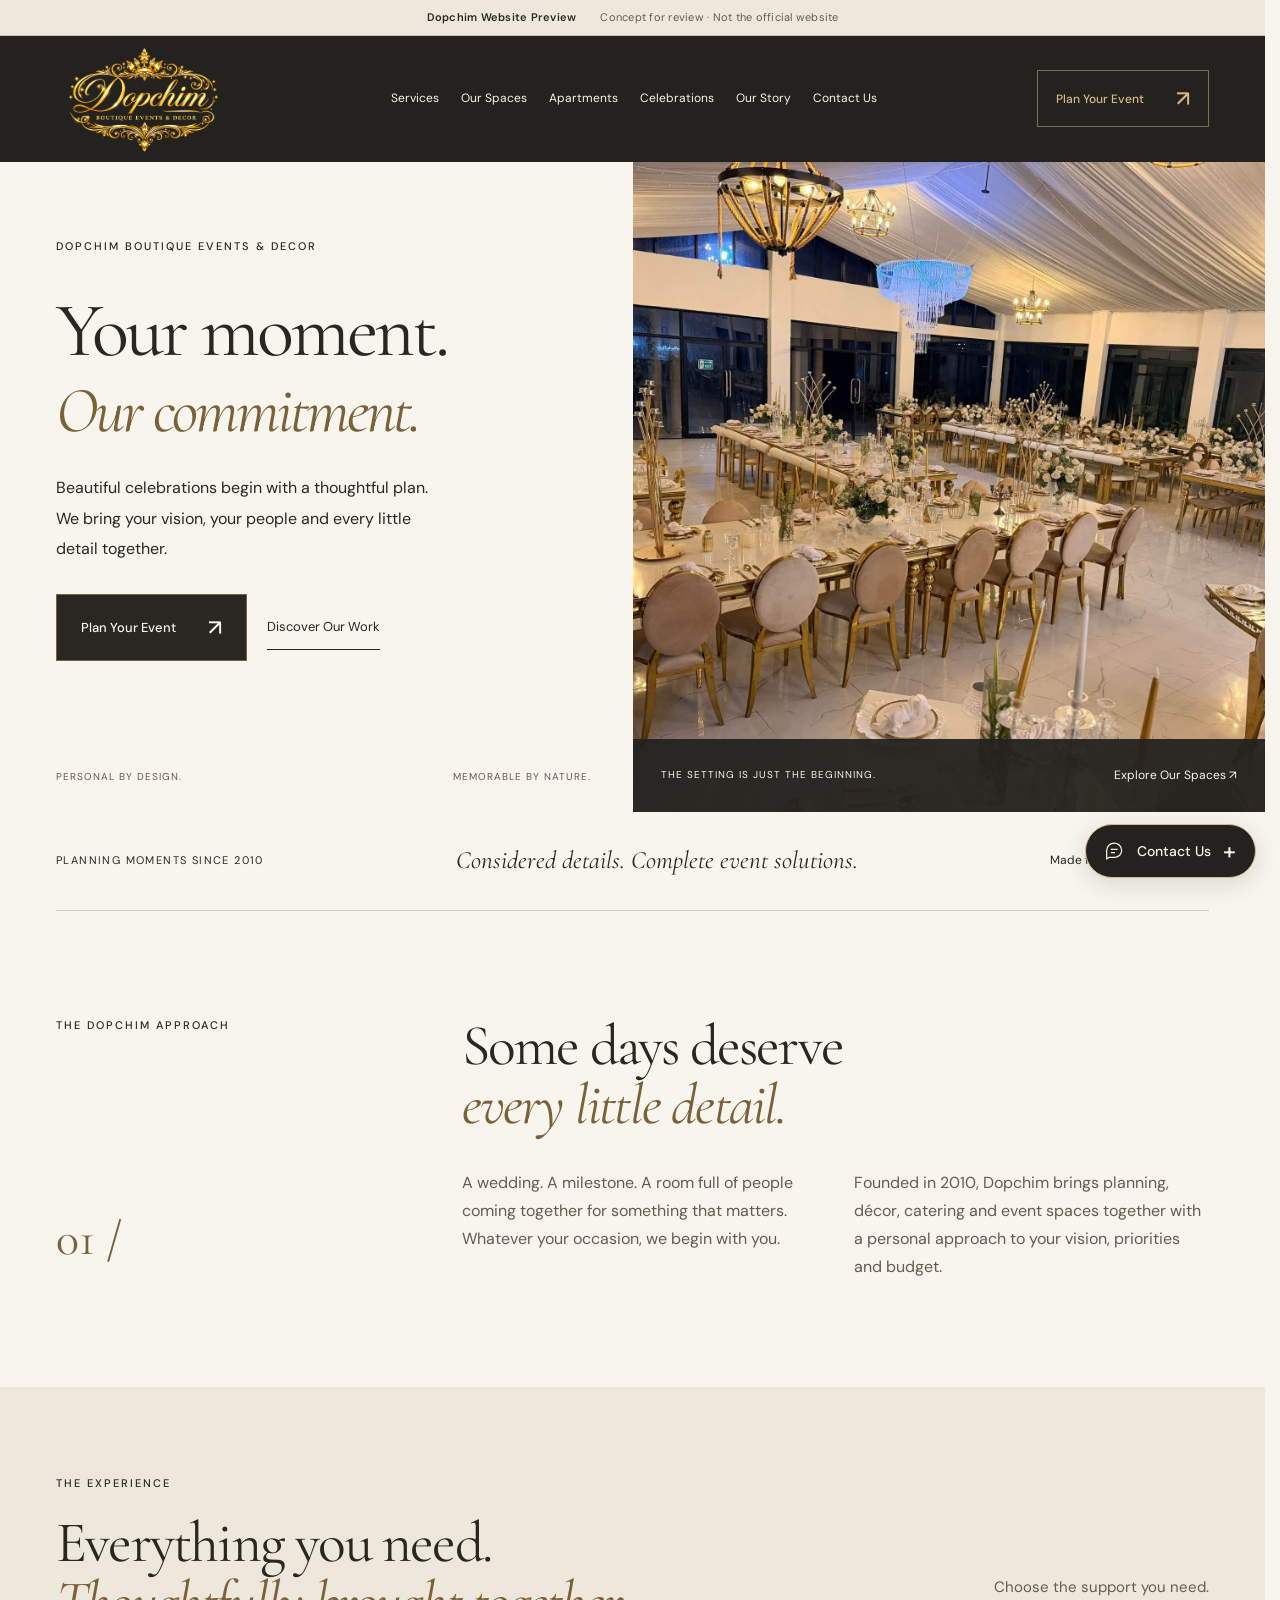
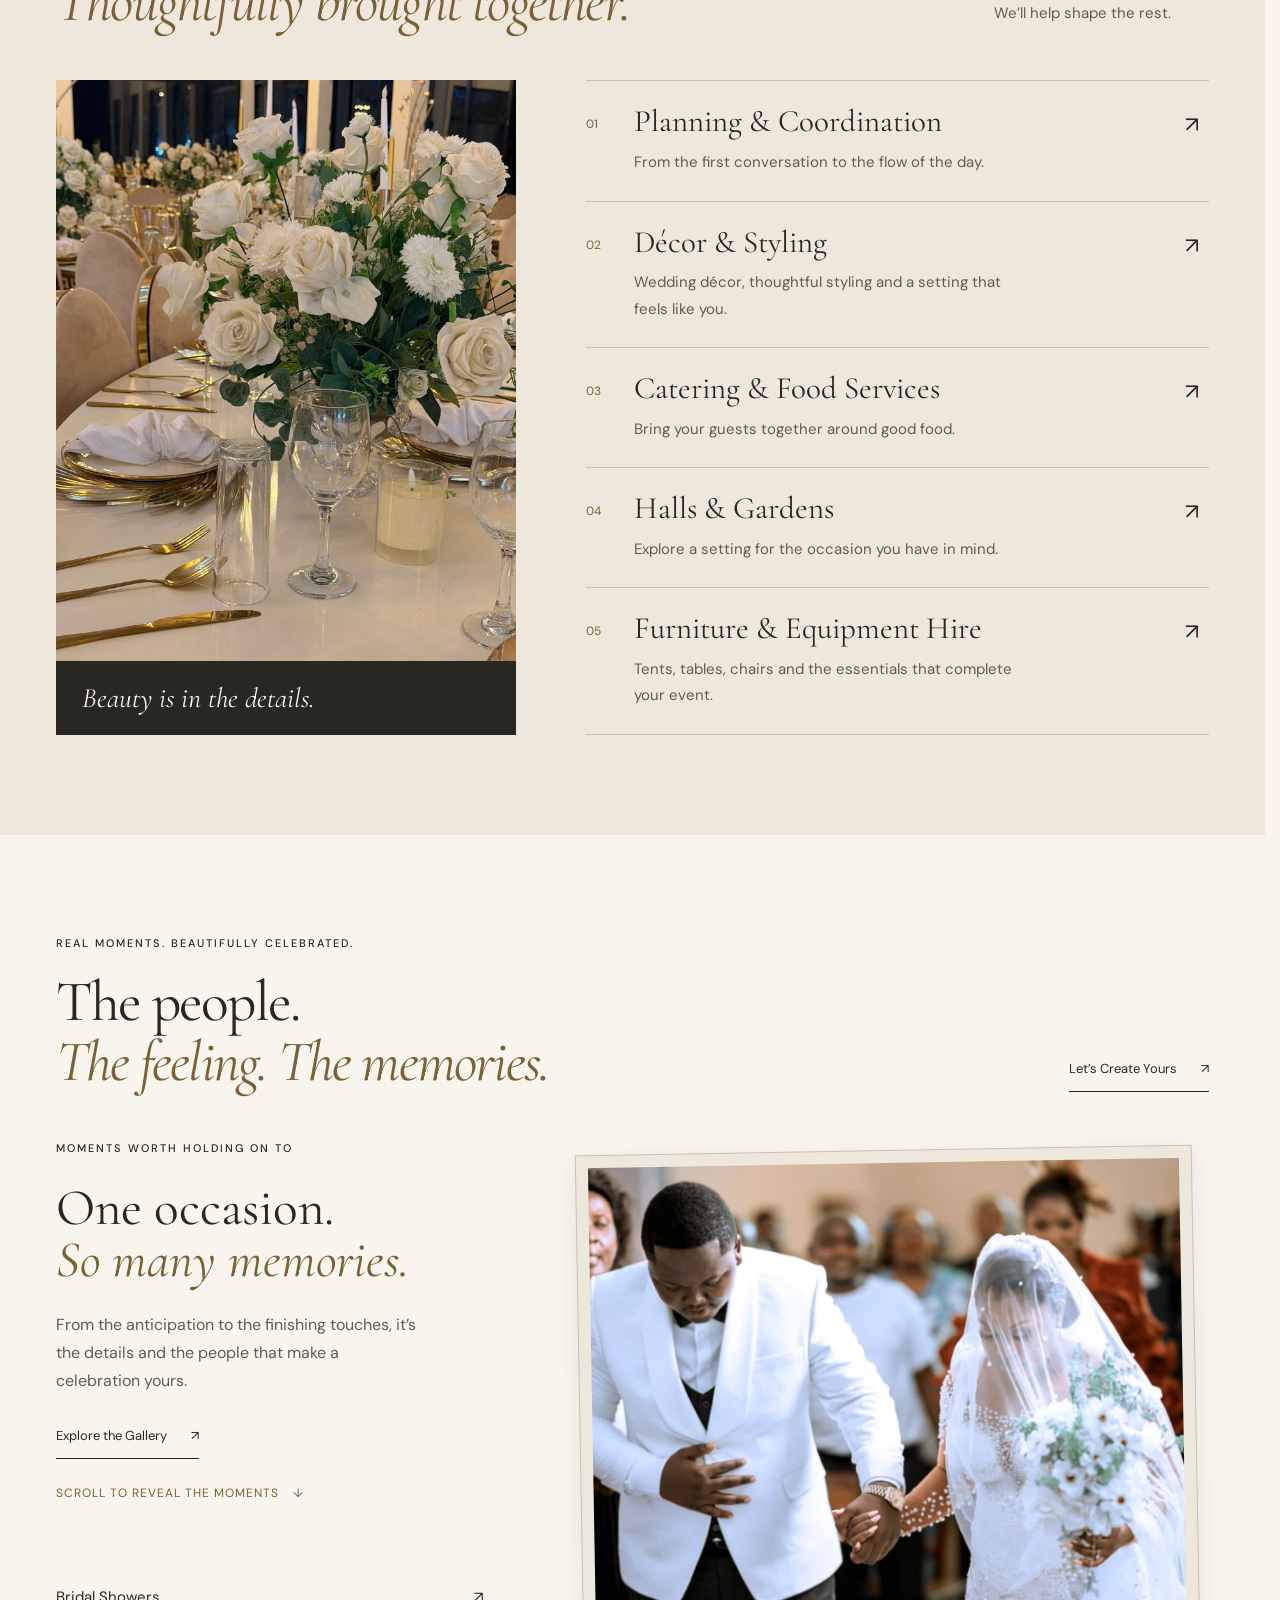
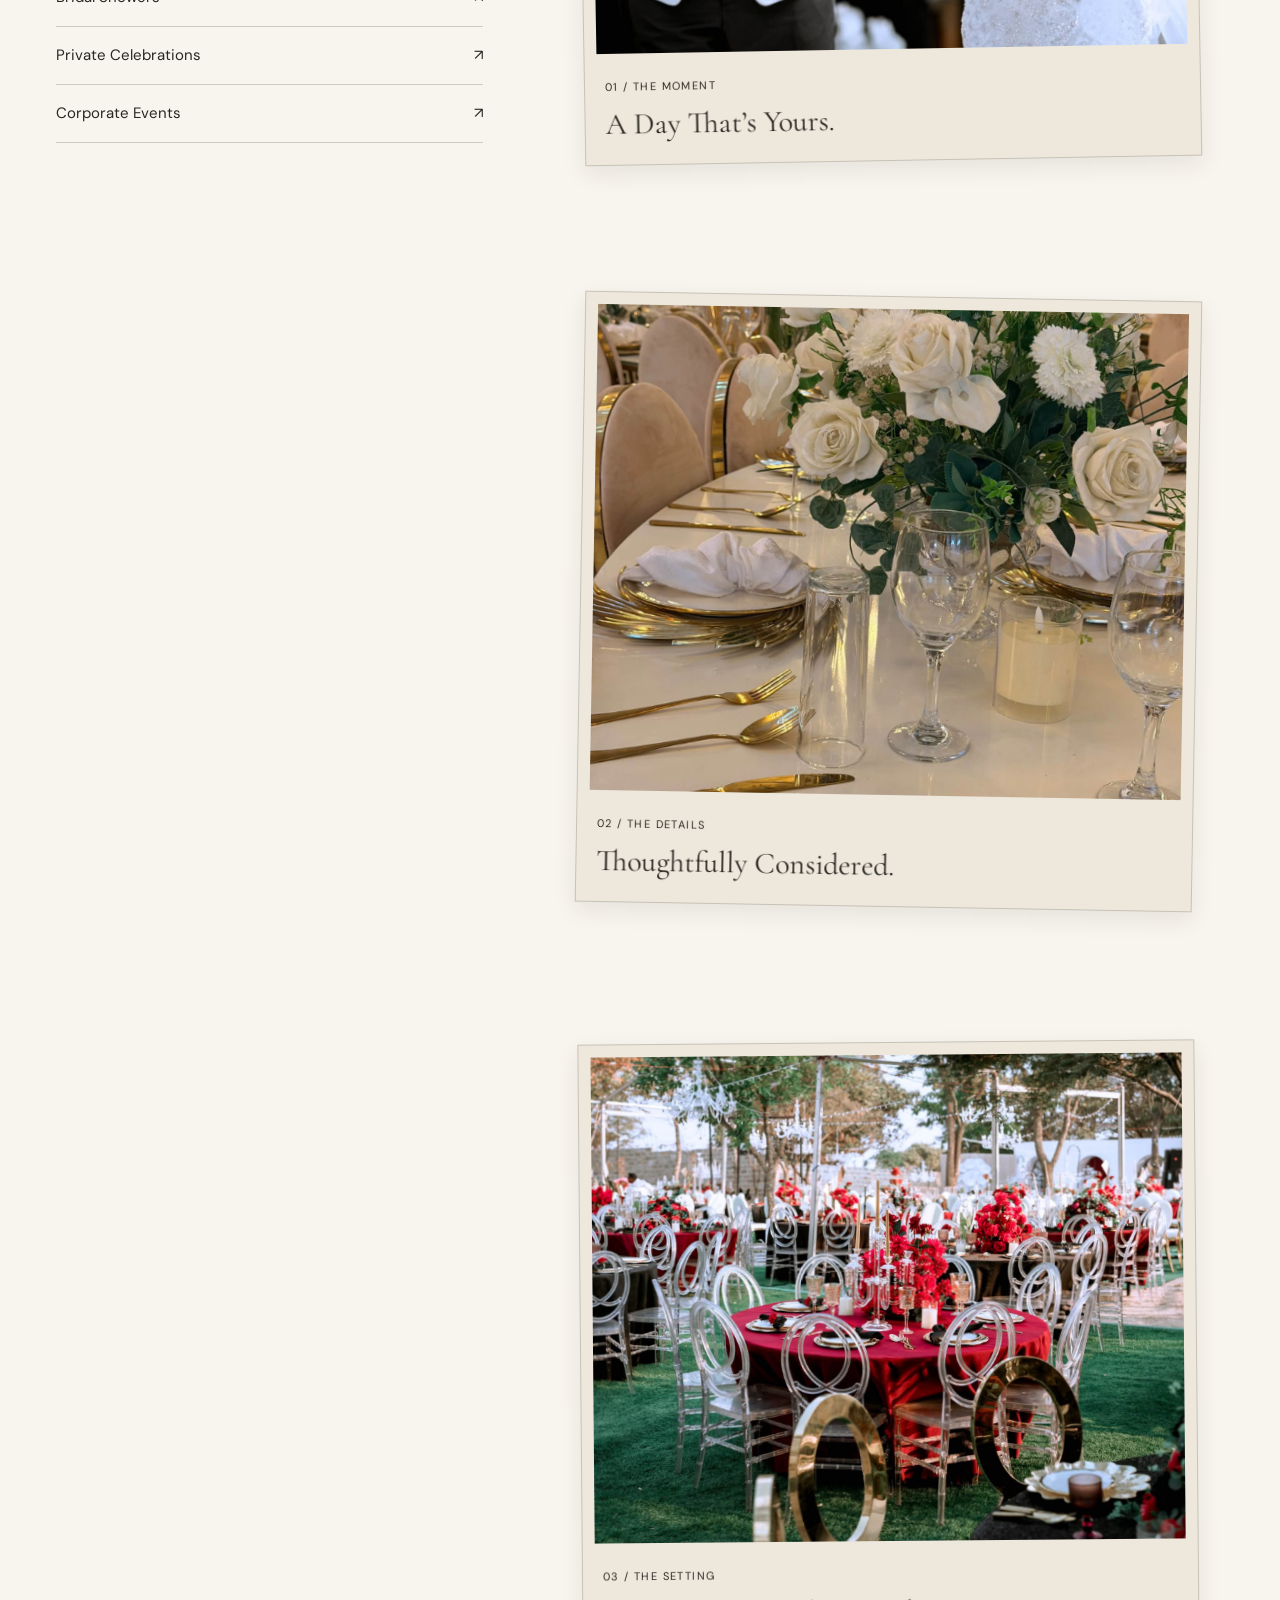
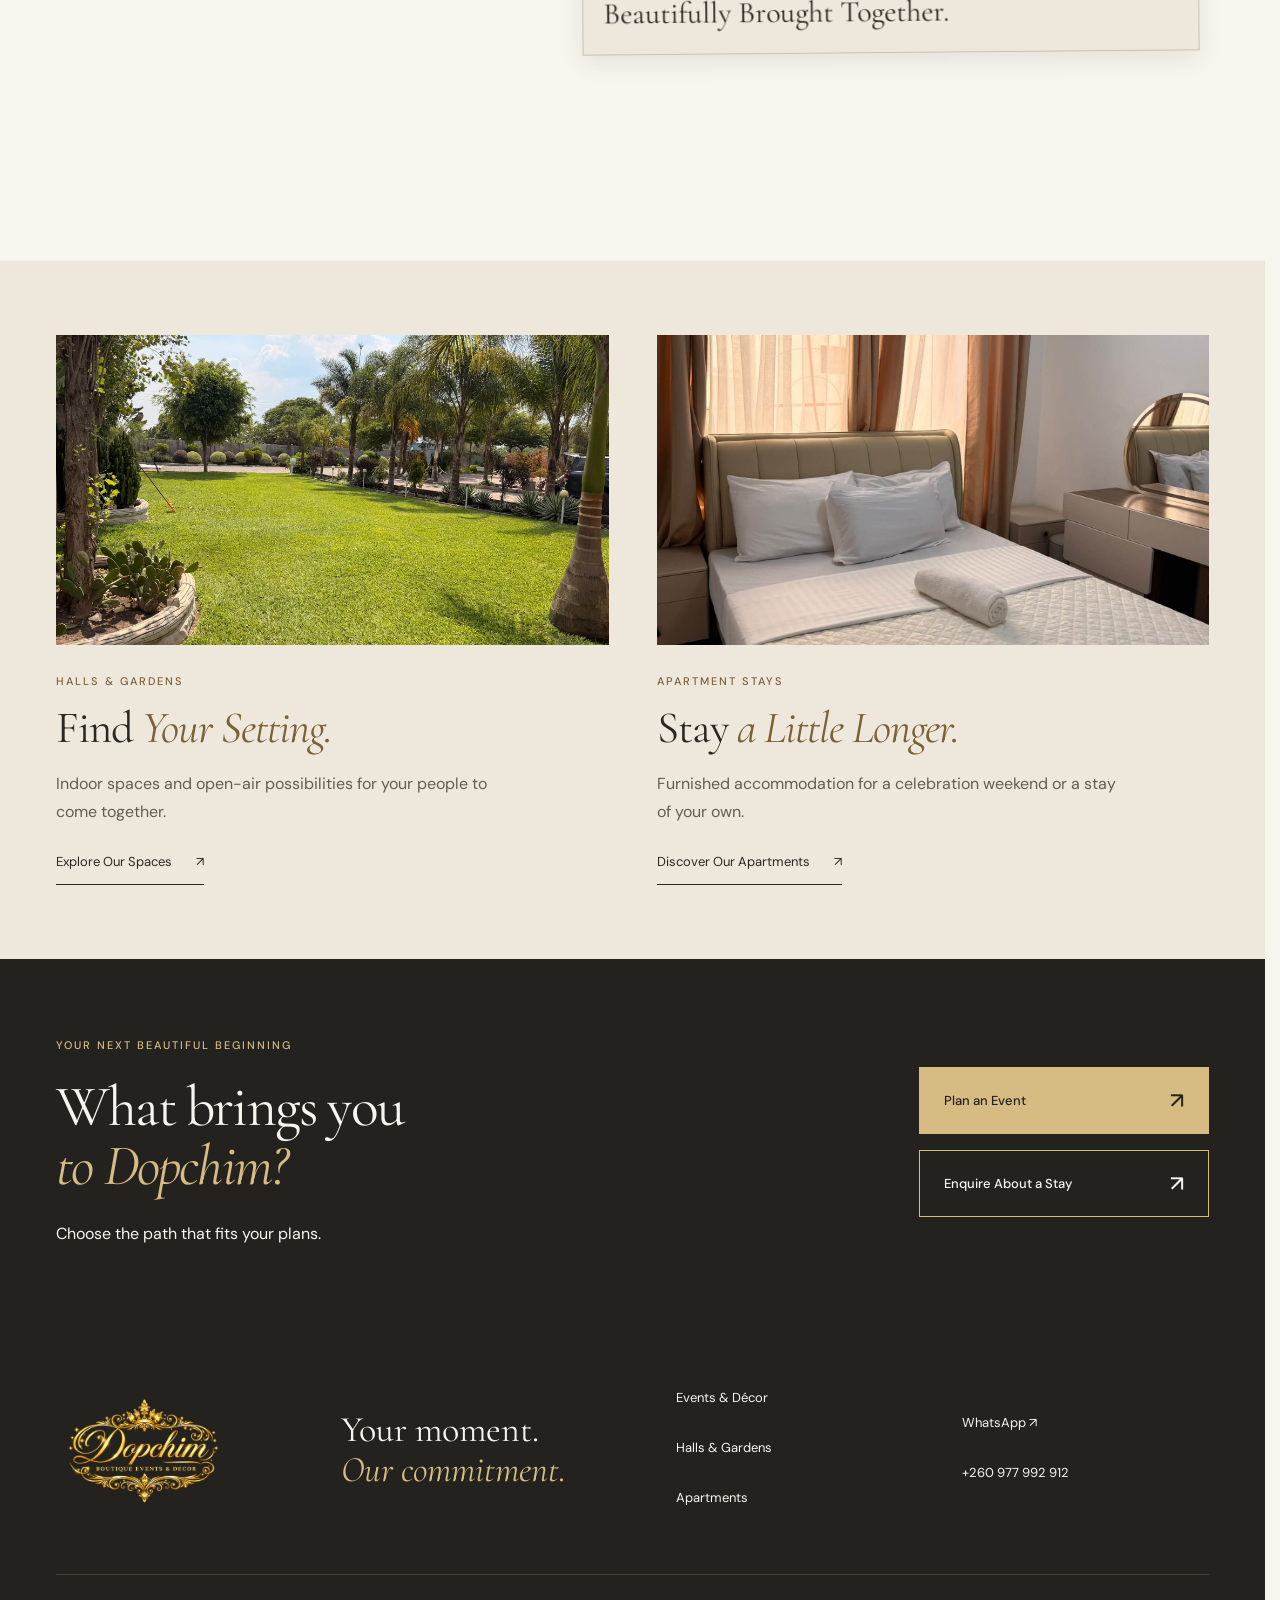
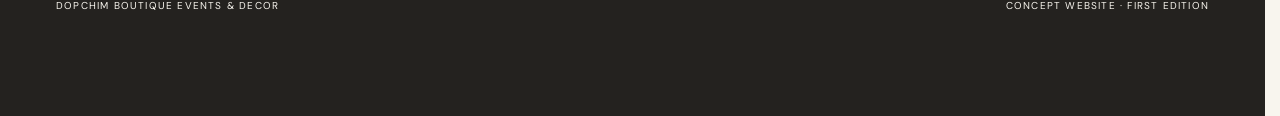
<file: index.html>
<!doctype html>
<html lang="en">
<head>
  <meta charset="utf-8">
  <meta name="viewport" content="width=device-width,initial-scale=1">
  <meta name="theme-color" content="#24221f">
  <meta name="description" content="Dopchim Boutique Events & Decor. Event planning, décor, catering, venue hire, equipment hire and apartment stays. Your moment. Our commitment.">
  <title>Dopchim — Your Moment. Our Commitment.</title>
  <link rel="preconnect" href="https://fonts.googleapis.com">
  <link rel="preconnect" href="https://fonts.gstatic.com" crossorigin>
  <link href="https://fonts.googleapis.com/css2?family=Cormorant+Garamond:ital,wght@0,400;0,500;0,600;1,400;1,500&family=DM+Sans:wght@400;500;600&display=swap" rel="stylesheet">
  <link rel="stylesheet" href="styles.css">
  <link rel="stylesheet" href="site.css?v=polish-1">
<link rel="stylesheet" href="polish.css?v=preview-1"><meta name="robots" content="noindex, nofollow, noarchive"></head>
<body>
  <a class="skip-link" href="#home">Skip to content</a><aside class="preview-banner" aria-label="Website preview"><strong>Dopchim Website Preview</strong><span>Concept for review · Not the official website</span></aside>
  <header class="header"><div class="header-inner wrap">
    <a class="brand" href="#home" aria-label="Dopchim home"><img src="assets/logo-transparent.png" width="1485" height="1059" alt="Dopchim Boutique Events & Decor" fetchpriority="high"></a>
    <button class="menu-toggle" type="button" aria-expanded="false" aria-controls="main-navigation">Menu</button>
    <nav id="main-navigation" aria-label="Main navigation"><a href="services.html">Services</a><a href="venues.html">Our Spaces</a><a href="apartments.html">Apartments</a><a href="celebrations.html">Celebrations</a><a href="about.html">Our Story</a><a href="contact.html">Contact Us</a></nav>
    <a class="button header-cta" href="#enquire">Plan Your Event <span aria-hidden="true">↗</span></a>
  </div></header>
  <main id="home" tabindex="-1">
    <section class="hero" aria-labelledby="hero-heading">
      <div class="hero-copy">
        <p class="eyebrow hero-enter">DOPCHIM BOUTIQUE EVENTS & DECOR</p>
        <h1 id="hero-heading" class="hero-enter">Your moment.<br><em>Our commitment.</em></h1>
        <p class="hero-description hero-enter">Beautiful celebrations begin with a thoughtful plan. We bring your vision, your people and every little detail together.</p>
        <div class="hero-actions hero-enter"><a class="button" href="#enquire">Plan Your Event <span aria-hidden="true">↗</span></a><a class="underlined" href="#occasions">Discover Our Work</a></div>
        <div class="hero-signoff"><span>PERSONAL BY DESIGN.</span><span>MEMORABLE BY NATURE.</span></div>
      </div>
      <figure class="hero-image"><img src="assets/hall.jpg" width="2048" height="1536" alt="An event hall set with ivory chairs, gold tables, white flowers and chandeliers" fetchpriority="high"><figcaption><span>THE SETTING IS JUST THE BEGINNING.</span><a href="#venues">Explore Our Spaces <span aria-hidden="true">↗</span></a></figcaption></figure>
    </section>
    <div class="intro-strip wrap"><span>PLANNING MOMENTS SINCE 2010</span><p>Considered details. Complete event solutions.</p><a href="#services">Made for your occasion <span aria-hidden="true">↓</span></a></div>
    <section class="introduction wrap" id="approach">
      <div class="intro-caption"><span class="eyebrow">THE DOPCHIM APPROACH</span><span class="section-number" aria-hidden="true">01 /</span></div>
      <div><h2>Some days deserve<br><em>every little detail.</em></h2><div class="intro-columns"><p>A wedding. A milestone. A room full of people coming together for something that matters. Whatever your occasion, we begin with you.</p><p>Founded in 2010, Dopchim brings planning, décor, catering and event spaces together with a personal approach to your vision, priorities and budget.</p></div></div>
    </section>
    <section class="services-section" id="services"><div class="wrap">
      <div class="section-heading"><div><p class="eyebrow">THE EXPERIENCE</p><h2>Everything you need.<br><em>Thoughtfully brought together.</em></h2></div><p>Choose the support you need.<br>We’ll help shape the rest.</p></div>
      <div class="services-layout"><figure class="service-photo"><img src="assets/table-detail.jpg" width="1536" height="2048" loading="lazy" alt="White floral centrepieces, glassware and gold place settings"><figcaption>Beauty is in the details.</figcaption></figure>
        <div class="service-list">
          <a href="services.html#planning"><span>01</span><div><h3>Planning & Coordination</h3><p>From the first conversation to the flow of the day.</p></div><b aria-hidden="true">↗</b></a>
          <a href="services.html#decor"><span>02</span><div><h3>Décor & Styling</h3><p>Wedding décor, thoughtful styling and a setting that feels like you.</p></div><b aria-hidden="true">↗</b></a>
          <a href="services.html#catering"><span>03</span><div><h3>Catering & Food Services</h3><p>Bring your guests together around good food.</p></div><b aria-hidden="true">↗</b></a>
          <a href="venues.html"><span>04</span><div><h3>Halls & Gardens</h3><p>Explore a setting for the occasion you have in mind.</p></div><b aria-hidden="true">↗</b></a>
          <a href="services.html#hire"><span>05</span><div><h3>Furniture & Equipment Hire</h3><p>Tents, tables, chairs and the essentials that complete your event.</p></div><b aria-hidden="true">↗</b></a>
        </div>
      </div>
    </div></section>
    <section class="celebrations wrap" id="occasions">
      <div class="section-heading"><div><p class="eyebrow">REAL MOMENTS. BEAUTIFULLY CELEBRATED.</p><h2>The people.<br><em>The feeling. The memories.</em></h2></div><a class="underlined" href="#enquire">Let’s Create Yours <span aria-hidden="true">↗</span></a></div>
      <div class="stack-layout"><div class="stack-intro"><p class="eyebrow">MOMENTS WORTH HOLDING ON TO</p><h3>One occasion.<br><em>So many memories.</em></h3><p>From the anticipation to the finishing touches, it’s the details and the people that make a celebration yours.</p><a class="underlined" href="celebrations.html">Explore the Gallery <span aria-hidden="true">↗</span></a><p class="stack-instruction">SCROLL TO REVEAL THE MOMENTS <span aria-hidden="true">↓</span></p><div class="occasion-links"><a href="enquiry.html?occasion=Bridal%20shower">Bridal Showers <span aria-hidden="true">↗</span></a><a href="enquiry.html?occasion=Private%20celebration">Private Celebrations <span aria-hidden="true">↗</span></a><a href="enquiry.html?occasion=Corporate%20event%20or%20conference">Corporate Events <span aria-hidden="true">↗</span></a></div></div><div class="photo-stack" id="photo-stack" aria-label="Celebration photographs"><figure class="stack-card" style="--card:0;--tilt:-1deg"><img src="assets/wedding-couple.jpg" width="1366" height="2048" loading="lazy" alt="A bride and groom holding hands on their wedding day"><figcaption><span>01 / THE MOMENT</span><h3>A Day That’s Yours.</h3></figcaption></figure><figure class="stack-card" style="--card:1;--tilt:1deg"><img src="assets/table-detail.jpg" width="1536" height="2048" loading="lazy" alt="White flowers and gold place settings arranged for a reception"><figcaption><span>02 / THE DETAILS</span><h3>Thoughtfully Considered.</h3></figcaption></figure><figure class="stack-card" style="--card:2;--tilt:-.5deg"><img src="assets/garden-celebration.jpg" width="2048" height="1366" loading="lazy" alt="An outdoor celebration with red floral arrangements and round tables"><figcaption><span>03 / THE SETTING</span><h3>Beautifully Brought Together.</h3></figcaption></figure></div></div>
    </section>
    <section class="home-previews"><div class="wrap home-preview-grid">
      <article class="home-preview" id="venues"><figure class="home-preview-image"><img src="assets/garden.jpg" width="2048" height="1536" loading="lazy" alt="Dopchim’s landscaped lawn bordered by palm trees"></figure><p class="eyebrow">HALLS & GARDENS</p><h2>Find <em>Your Setting.</em></h2><p>Indoor spaces and open-air possibilities for your people to come together.</p><a class="underlined" href="venues.html">Explore Our Spaces <span aria-hidden="true">↗</span></a></article>
      <article class="home-preview" id="apartments"><figure class="home-preview-image"><img src="assets/apartment-bedroom.jpg" width="1536" height="2048" loading="lazy" alt="A furnished Dopchim bedroom with white bedding and warm curtains"></figure><p class="eyebrow">APARTMENT STAYS</p><h2>Stay <em>a Little Longer.</em></h2><p>Furnished accommodation for a celebration weekend or a stay of your own.</p><a class="underlined" href="apartments.html">Discover Our Apartments <span aria-hidden="true">↗</span></a></article>
    </div></section>
    <section class="home-next" id="enquire"><div class="wrap home-next-inner"><div><p class="eyebrow">YOUR NEXT BEAUTIFUL BEGINNING</p><h2>What brings you<br><em>to Dopchim?</em></h2><p>Choose the path that fits your plans.</p></div><div class="home-next-actions"><a class="button" href="enquiry.html?type=event">Plan an Event <span aria-hidden="true">↗</span></a><a class="button button-outline" href="enquiry.html?type=stay">Enquire About a Stay <span aria-hidden="true">↗</span></a></div></div></section>
  </main>
  <footer><div class="wrap footer-main"><a class="brand" href="#home" aria-label="Dopchim home"><img src="assets/logo-transparent.png" width="1485" height="1059" loading="lazy" alt="Dopchim Boutique Events & Decor"></a><p>Your moment.<br><em>Our commitment.</em></p><div><a href="#services">Events & Décor</a><a href="#venues">Halls & Gardens</a><a href="apartments.html">Apartments</a></div><div><a href="https://wa.me/260977992912" target="_blank" rel="noopener">WhatsApp <span aria-hidden="true">↗</span></a><a href="tel:+260977992912">+260 977 992 912</a></div></div><div class="wrap footer-bottom"><span>DOPCHIM BOUTIQUE EVENTS & DECOR</span><span>CONCEPT WEBSITE · FIRST EDITION</span></div></footer>
  <script src="pages.js?v=contact-1"></script><script src="app.js"></script><script src="motion.js?v=home-preview-1"></script>
<script src="contact.js?v=1"></script></body>
</html>
</file>
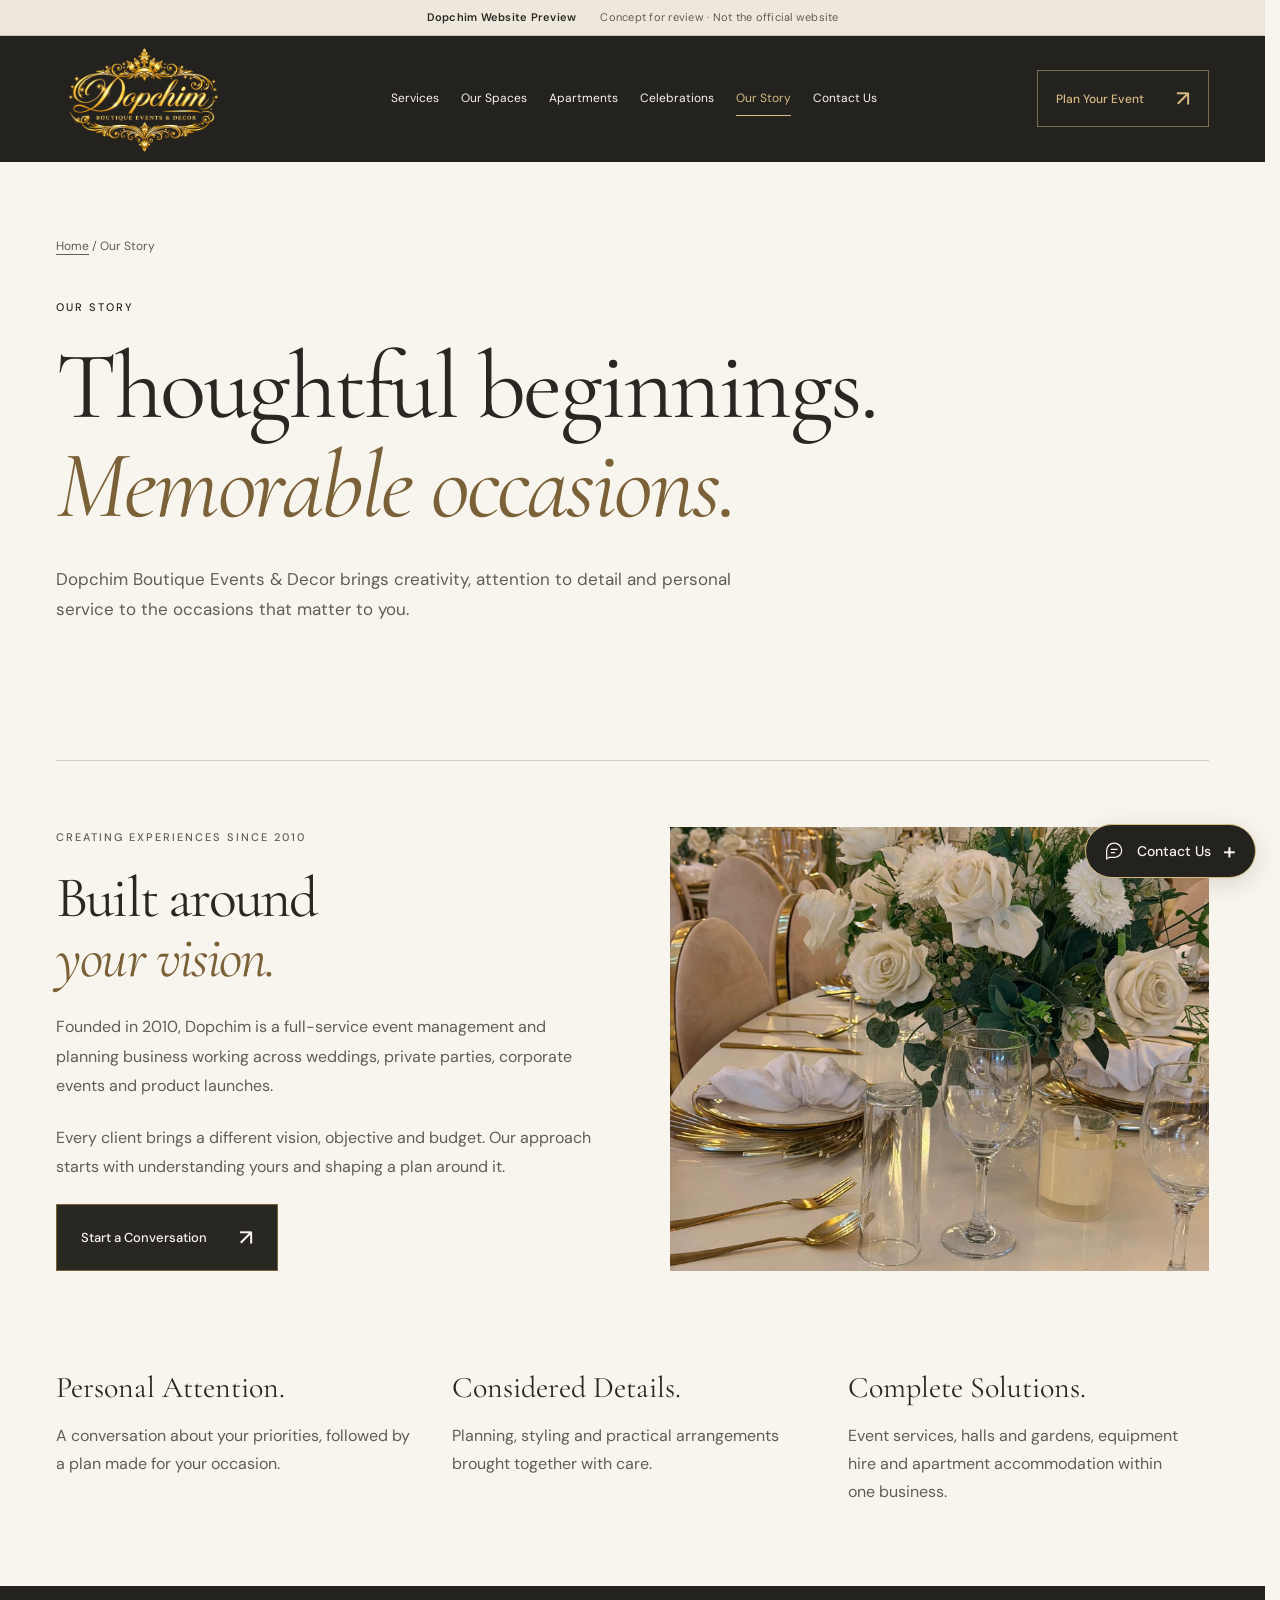
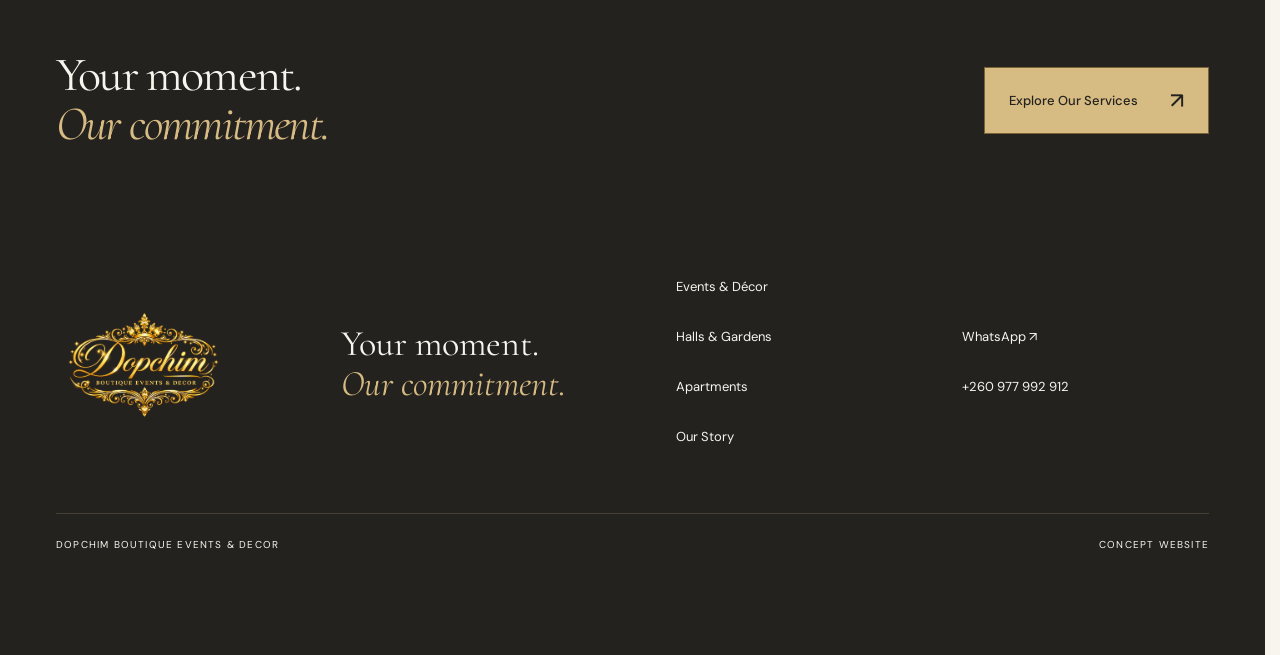
<file: about.html>
<!doctype html><html lang="en"><head><meta charset="utf-8"><meta name="viewport" content="width=device-width,initial-scale=1"><meta name="theme-color" content="#24221f"><meta name="description" content="Learn about Dopchim Boutique Events & Decor, founded in 2010 with a personal approach to event planning."><title>Our Story — Dopchim</title><link rel="preconnect" href="https://fonts.googleapis.com"><link rel="preconnect" href="https://fonts.gstatic.com" crossorigin><link href="https://fonts.googleapis.com/css2?family=Cormorant+Garamond:ital,wght@0,400;0,500;0,600;1,400;1,500&family=DM+Sans:wght@400;500;600&display=swap" rel="stylesheet"><link rel="stylesheet" href="styles.css"><link rel="stylesheet" href="site.css?v=polish-1"><link rel="stylesheet" href="polish.css?v=preview-1"><meta name="robots" content="noindex, nofollow, noarchive"></head><body data-page="about"><a class="skip-link" href="#home">Skip to content</a><aside class="preview-banner" aria-label="Website preview"><strong>Dopchim Website Preview</strong><span>Concept for review · Not the official website</span></aside><header class="header" data-site-header></header><main id="home" tabindex="-1"></main><noscript><p class="no-script">Enable JavaScript to explore this concept, or <a href="https://wa.me/260977992912">contact Dopchim on WhatsApp</a>.</p></noscript><footer data-site-footer></footer><script src="pages.js?v=contact-1"></script><script src="enquiry.js"></script><script src="app.js"></script><script src="motion.js?v=1"></script><script src="contact.js?v=1"></script></body></html>
</file>
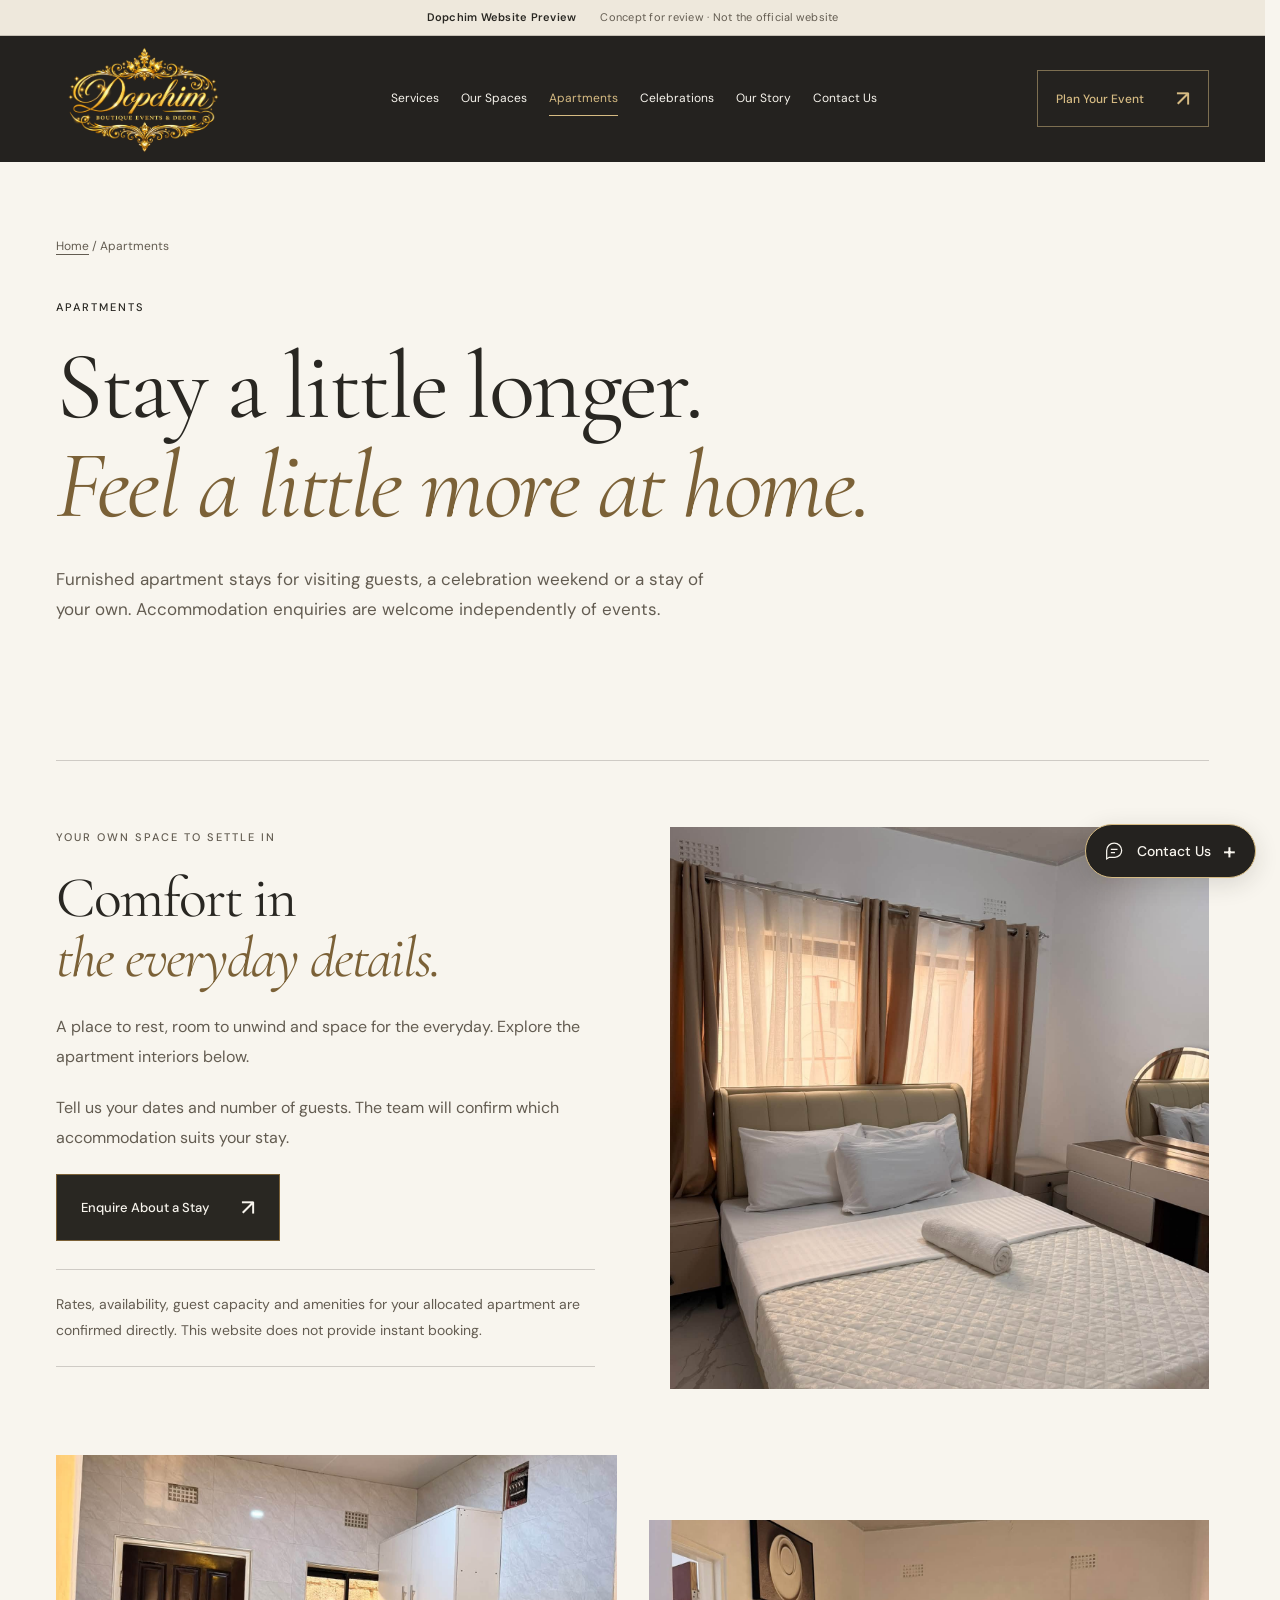
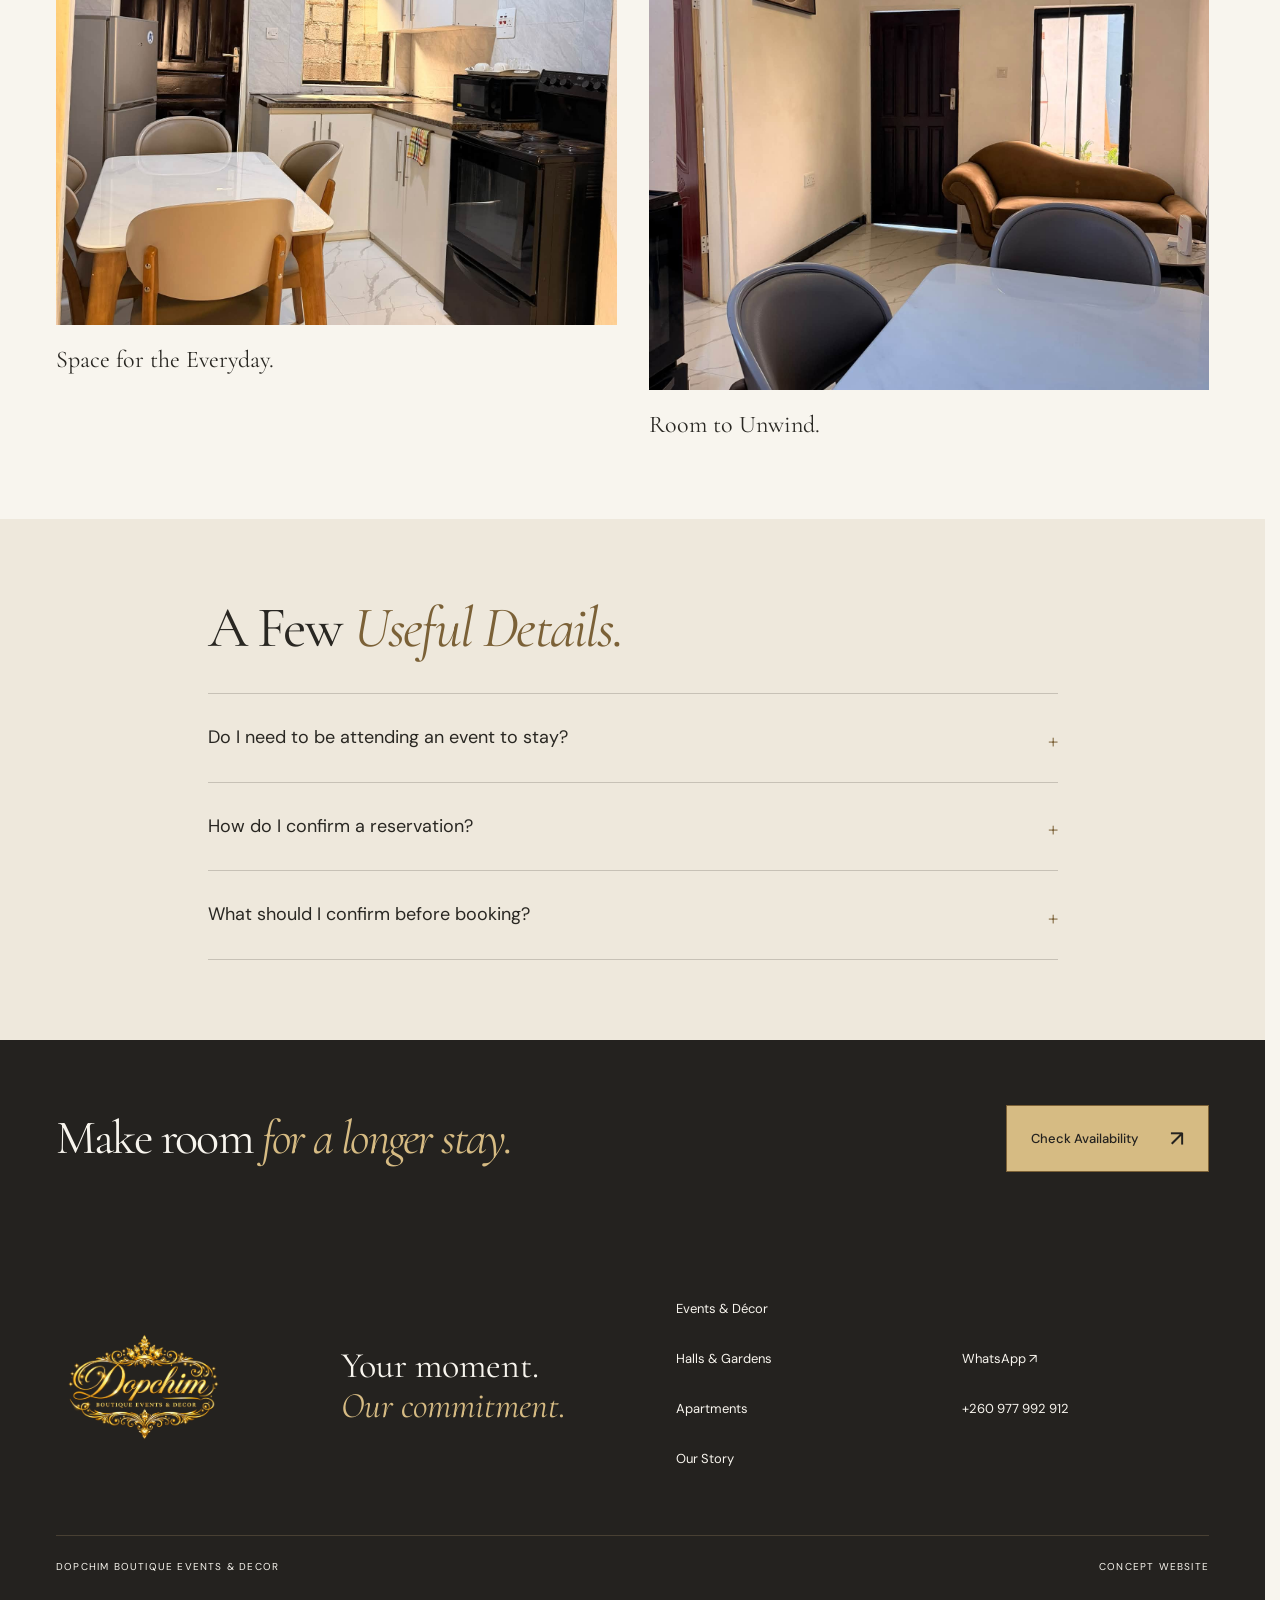
<file: apartments.html>
<!doctype html><html lang="en"><head><meta charset="utf-8"><meta name="viewport" content="width=device-width,initial-scale=1"><meta name="theme-color" content="#24221f"><meta name="description" content="Discover Dopchim furnished apartments and enquire about accommodation for your dates and guests."><title>Apartment Stays — Dopchim</title><link rel="preconnect" href="https://fonts.googleapis.com"><link rel="preconnect" href="https://fonts.gstatic.com" crossorigin><link href="https://fonts.googleapis.com/css2?family=Cormorant+Garamond:ital,wght@0,400;0,500;0,600;1,400;1,500&family=DM+Sans:wght@400;500;600&display=swap" rel="stylesheet"><link rel="stylesheet" href="styles.css"><link rel="stylesheet" href="site.css?v=polish-1"><link rel="stylesheet" href="polish.css?v=preview-1"><meta name="robots" content="noindex, nofollow, noarchive"></head><body data-page="apartments"><a class="skip-link" href="#home">Skip to content</a><aside class="preview-banner" aria-label="Website preview"><strong>Dopchim Website Preview</strong><span>Concept for review · Not the official website</span></aside><header class="header" data-site-header></header><main id="home" tabindex="-1"></main><noscript><p class="no-script">Enable JavaScript to explore this concept, or <a href="https://wa.me/260977992912">contact Dopchim on WhatsApp</a>.</p></noscript><footer data-site-footer></footer><script src="pages.js?v=contact-1"></script><script src="enquiry.js"></script><script src="app.js"></script><script src="motion.js?v=1"></script><script src="contact.js?v=1"></script></body></html>
</file>
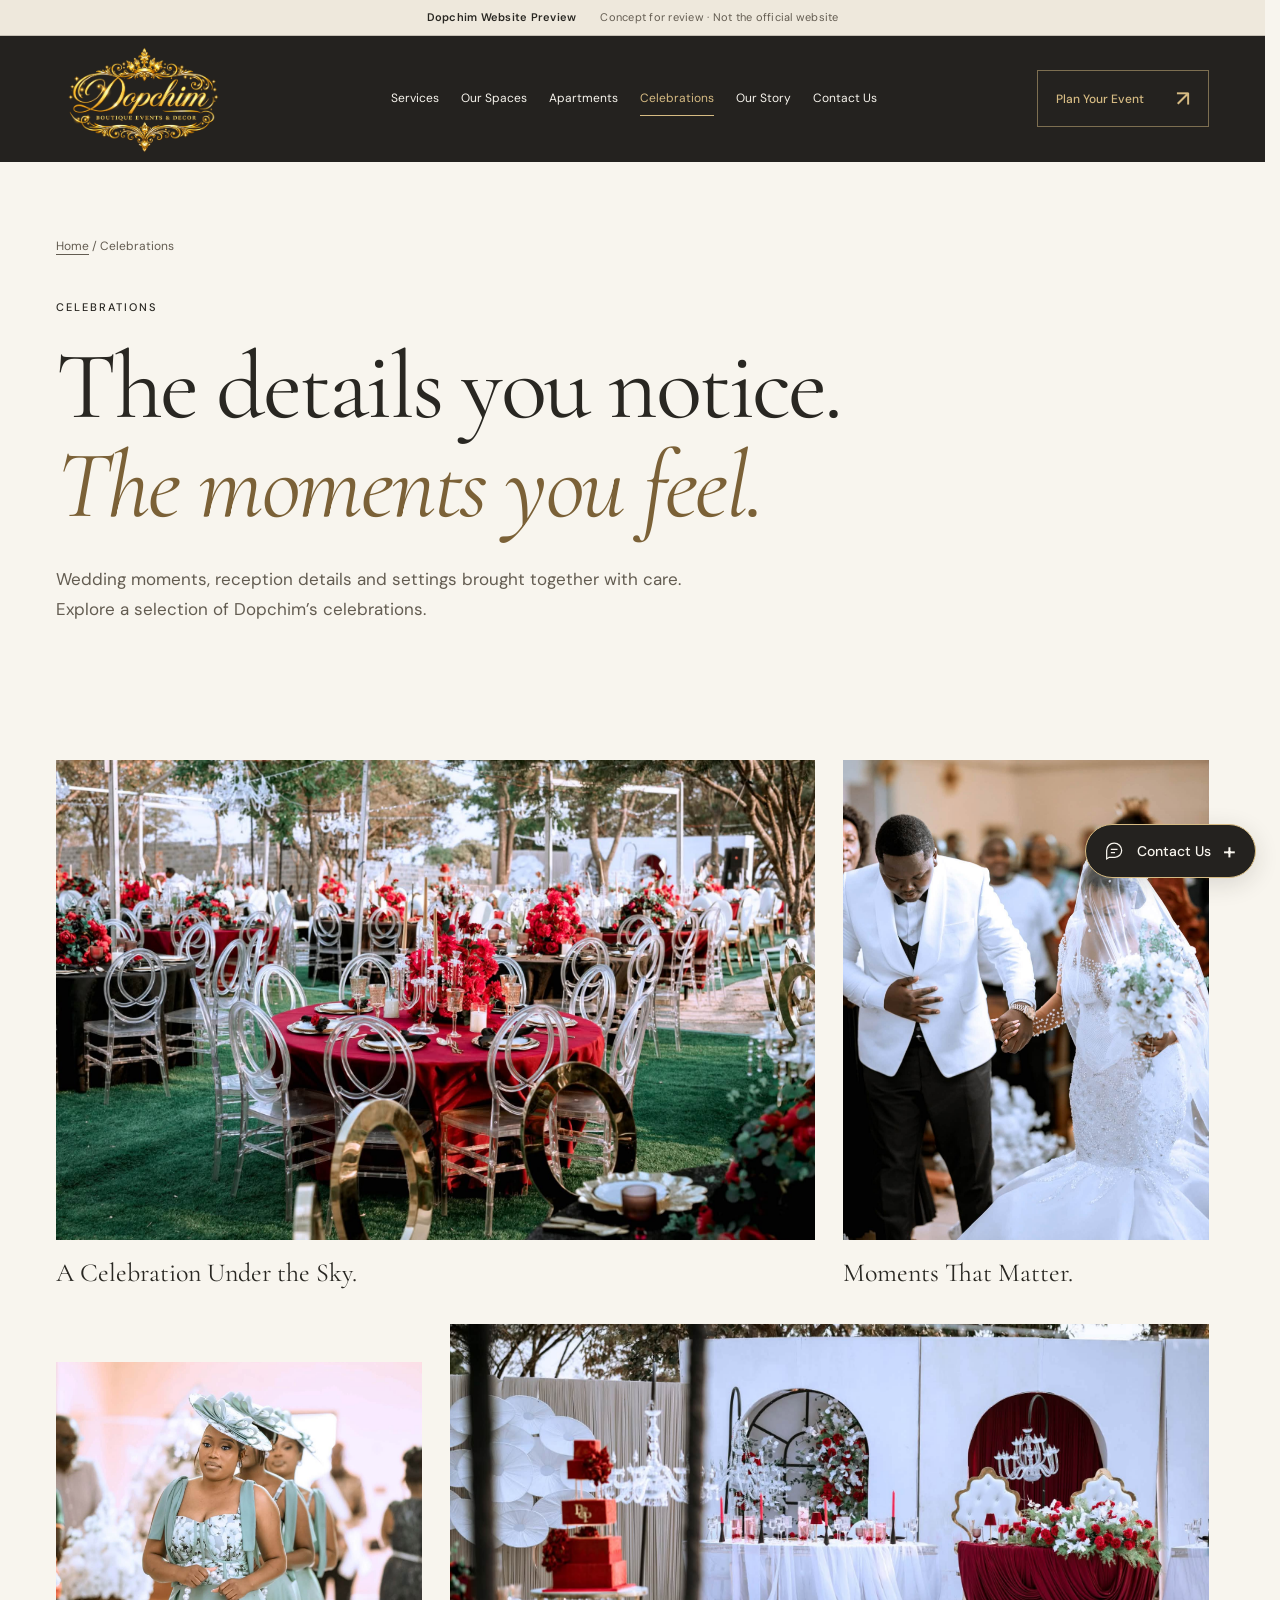
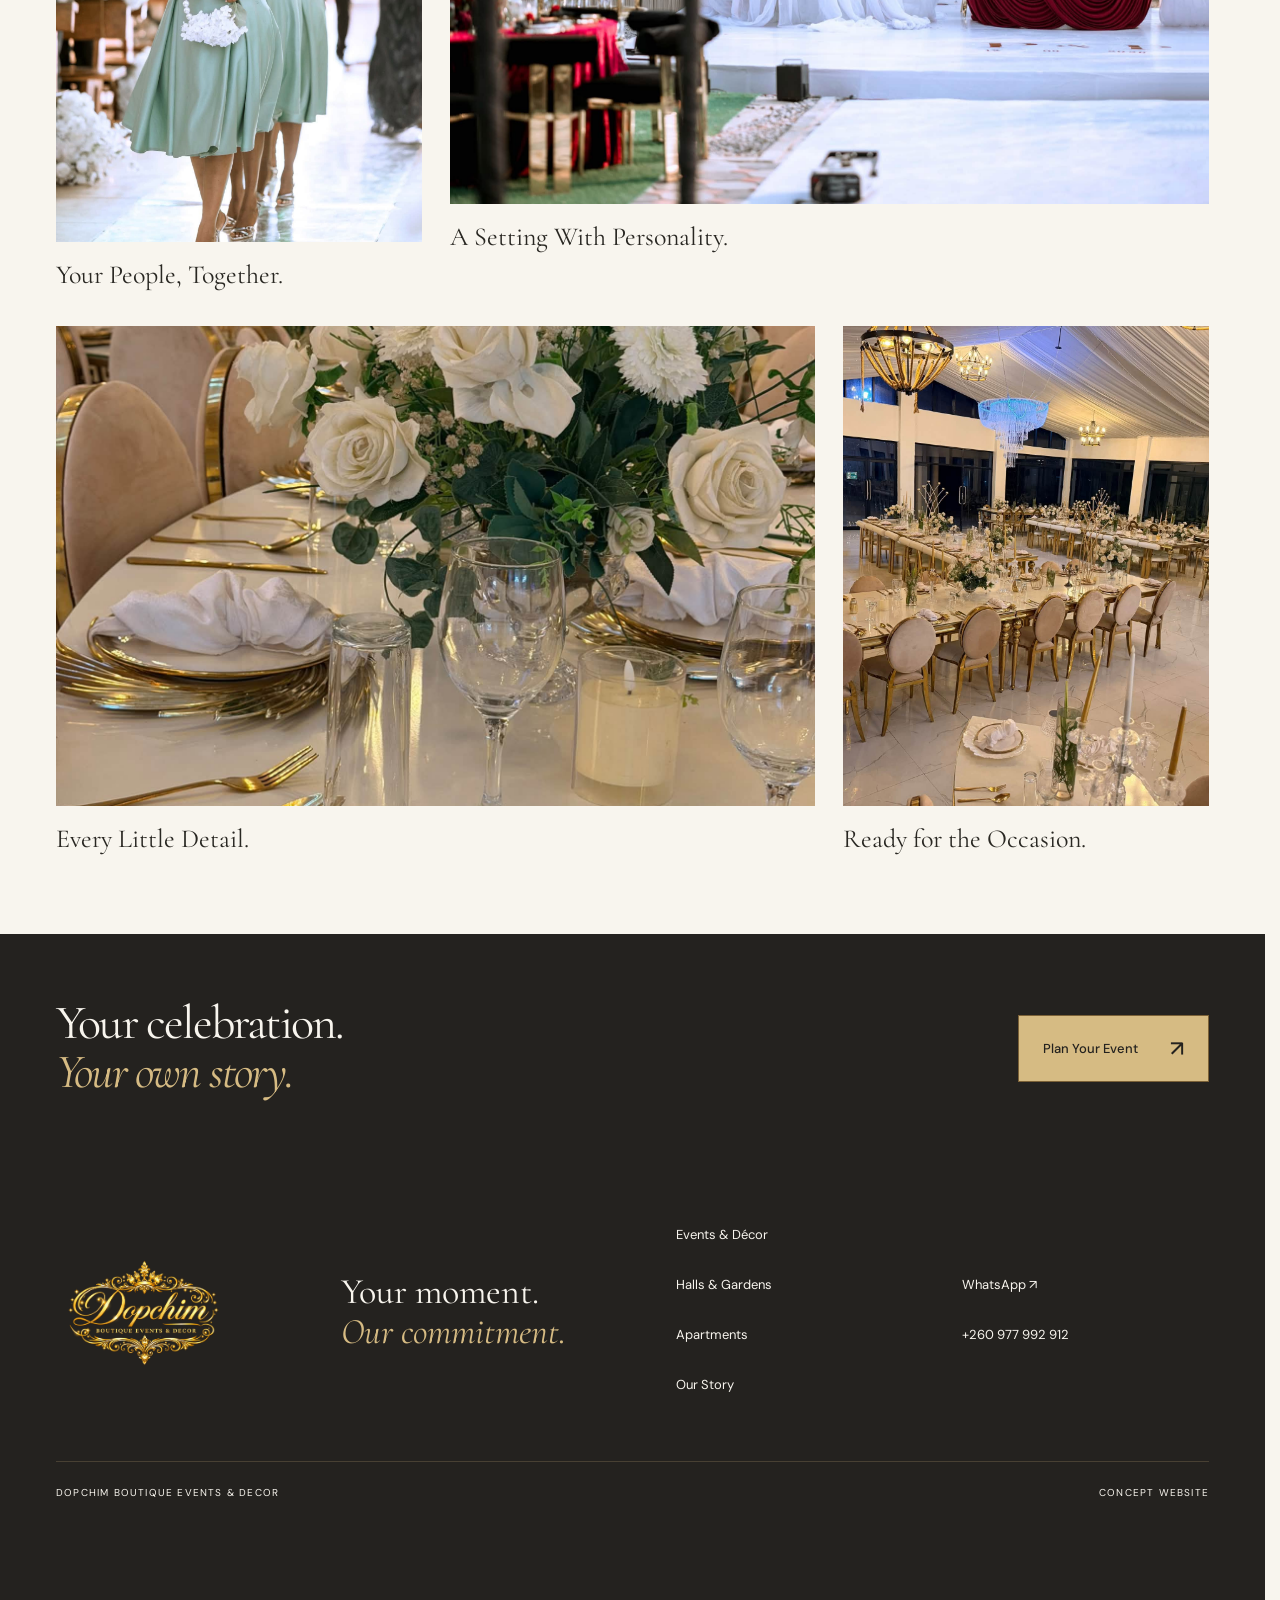
<file: celebrations.html>
<!doctype html><html lang="en"><head><meta charset="utf-8"><meta name="viewport" content="width=device-width,initial-scale=1"><meta name="theme-color" content="#24221f"><meta name="description" content="Explore wedding moments, reception décor and event settings from Dopchim."><title>Celebrations & Gallery — Dopchim</title><link rel="preconnect" href="https://fonts.googleapis.com"><link rel="preconnect" href="https://fonts.gstatic.com" crossorigin><link href="https://fonts.googleapis.com/css2?family=Cormorant+Garamond:ital,wght@0,400;0,500;0,600;1,400;1,500&family=DM+Sans:wght@400;500;600&display=swap" rel="stylesheet"><link rel="stylesheet" href="styles.css"><link rel="stylesheet" href="site.css?v=polish-1"><link rel="stylesheet" href="polish.css?v=preview-1"><meta name="robots" content="noindex, nofollow, noarchive"></head><body data-page="celebrations"><a class="skip-link" href="#home">Skip to content</a><aside class="preview-banner" aria-label="Website preview"><strong>Dopchim Website Preview</strong><span>Concept for review · Not the official website</span></aside><header class="header" data-site-header></header><main id="home" tabindex="-1"></main><noscript><p class="no-script">Enable JavaScript to explore this concept, or <a href="https://wa.me/260977992912">contact Dopchim on WhatsApp</a>.</p></noscript><footer data-site-footer></footer><script src="pages.js?v=contact-1"></script><script src="enquiry.js"></script><script src="app.js"></script><script src="motion.js?v=1"></script><script src="contact.js?v=1"></script></body></html>
</file>
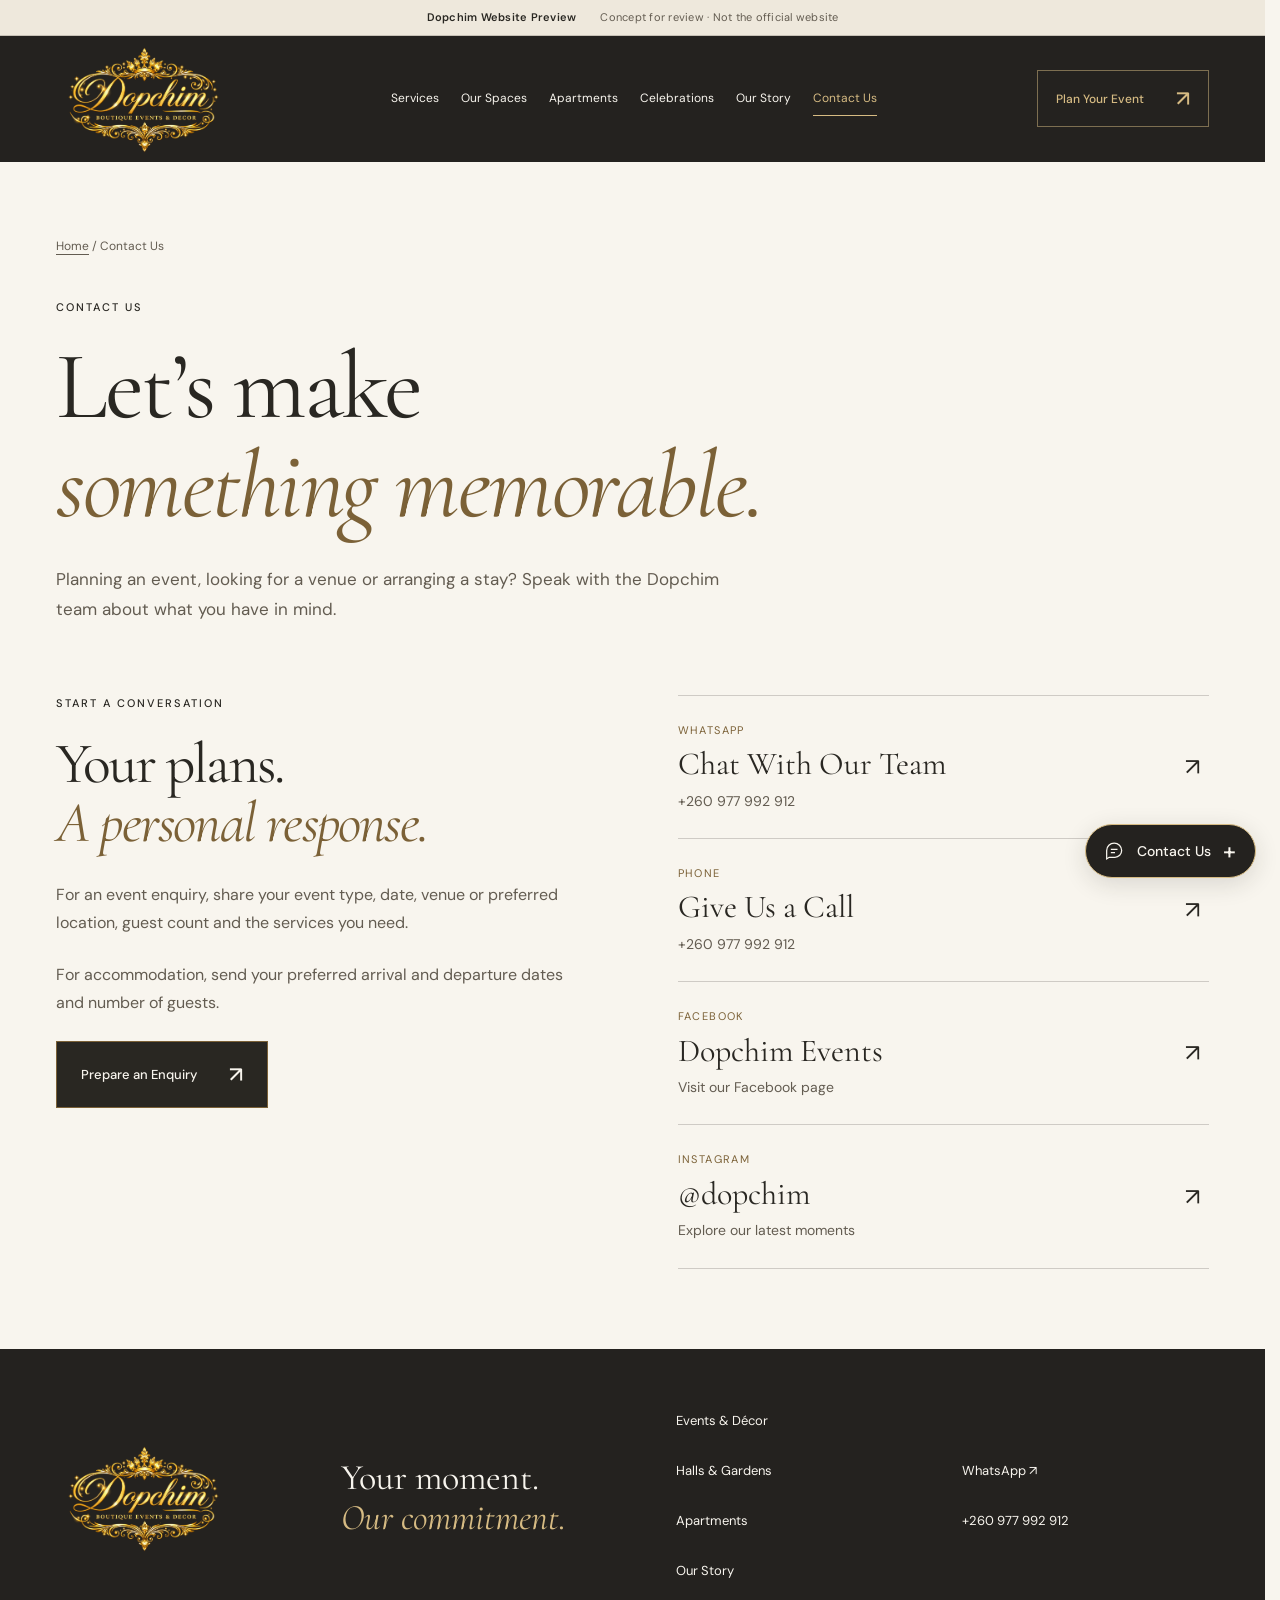
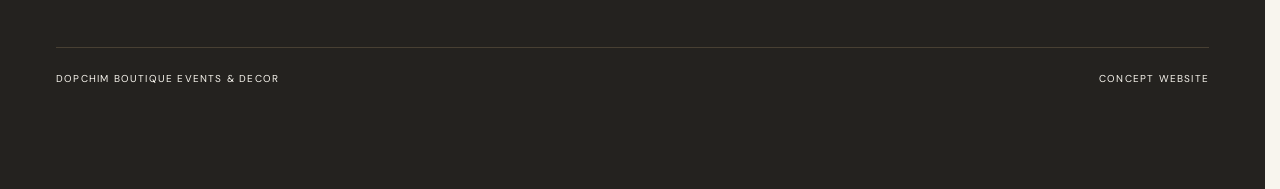
<file: contact.html>
<!doctype html><html lang="en"><head><meta charset="utf-8"><meta name="viewport" content="width=device-width,initial-scale=1"><meta name="theme-color" content="#24221f"><meta name="description" content="Contact Dopchim on WhatsApp or by phone. Find our Facebook and Instagram pages and prepare an event or apartment enquiry."><title>Contact Us — Dopchim</title><link rel="preconnect" href="https://fonts.googleapis.com"><link rel="preconnect" href="https://fonts.gstatic.com" crossorigin><link href="https://fonts.googleapis.com/css2?family=Cormorant+Garamond:ital,wght@0,400;0,500;0,600;1,400;1,500&family=DM+Sans:wght@400;500;600&display=swap" rel="stylesheet"><link rel="stylesheet" href="styles.css"><link rel="stylesheet" href="site.css?v=contact-1"><link rel="stylesheet" href="polish.css?v=preview-1"><meta name="robots" content="noindex, nofollow, noarchive"></head><body data-page="contact"><a class="skip-link" href="#home">Skip to content</a><aside class="preview-banner" aria-label="Website preview"><strong>Dopchim Website Preview</strong><span>Concept for review · Not the official website</span></aside><header class="header" data-site-header></header><main id="home" tabindex="-1"></main><noscript><p class="no-script">Contact Dopchim on <a href="https://wa.me/260977992912">WhatsApp</a> or call <a href="tel:+260977992912">+260 977 992 912</a>.</p></noscript><footer data-site-footer></footer><script src="pages.js"></script><script src="enquiry.js"></script><script src="app.js"></script><script src="motion.js?v=headline-2"></script><script src="contact.js?v=1"></script></body></html>
</file>
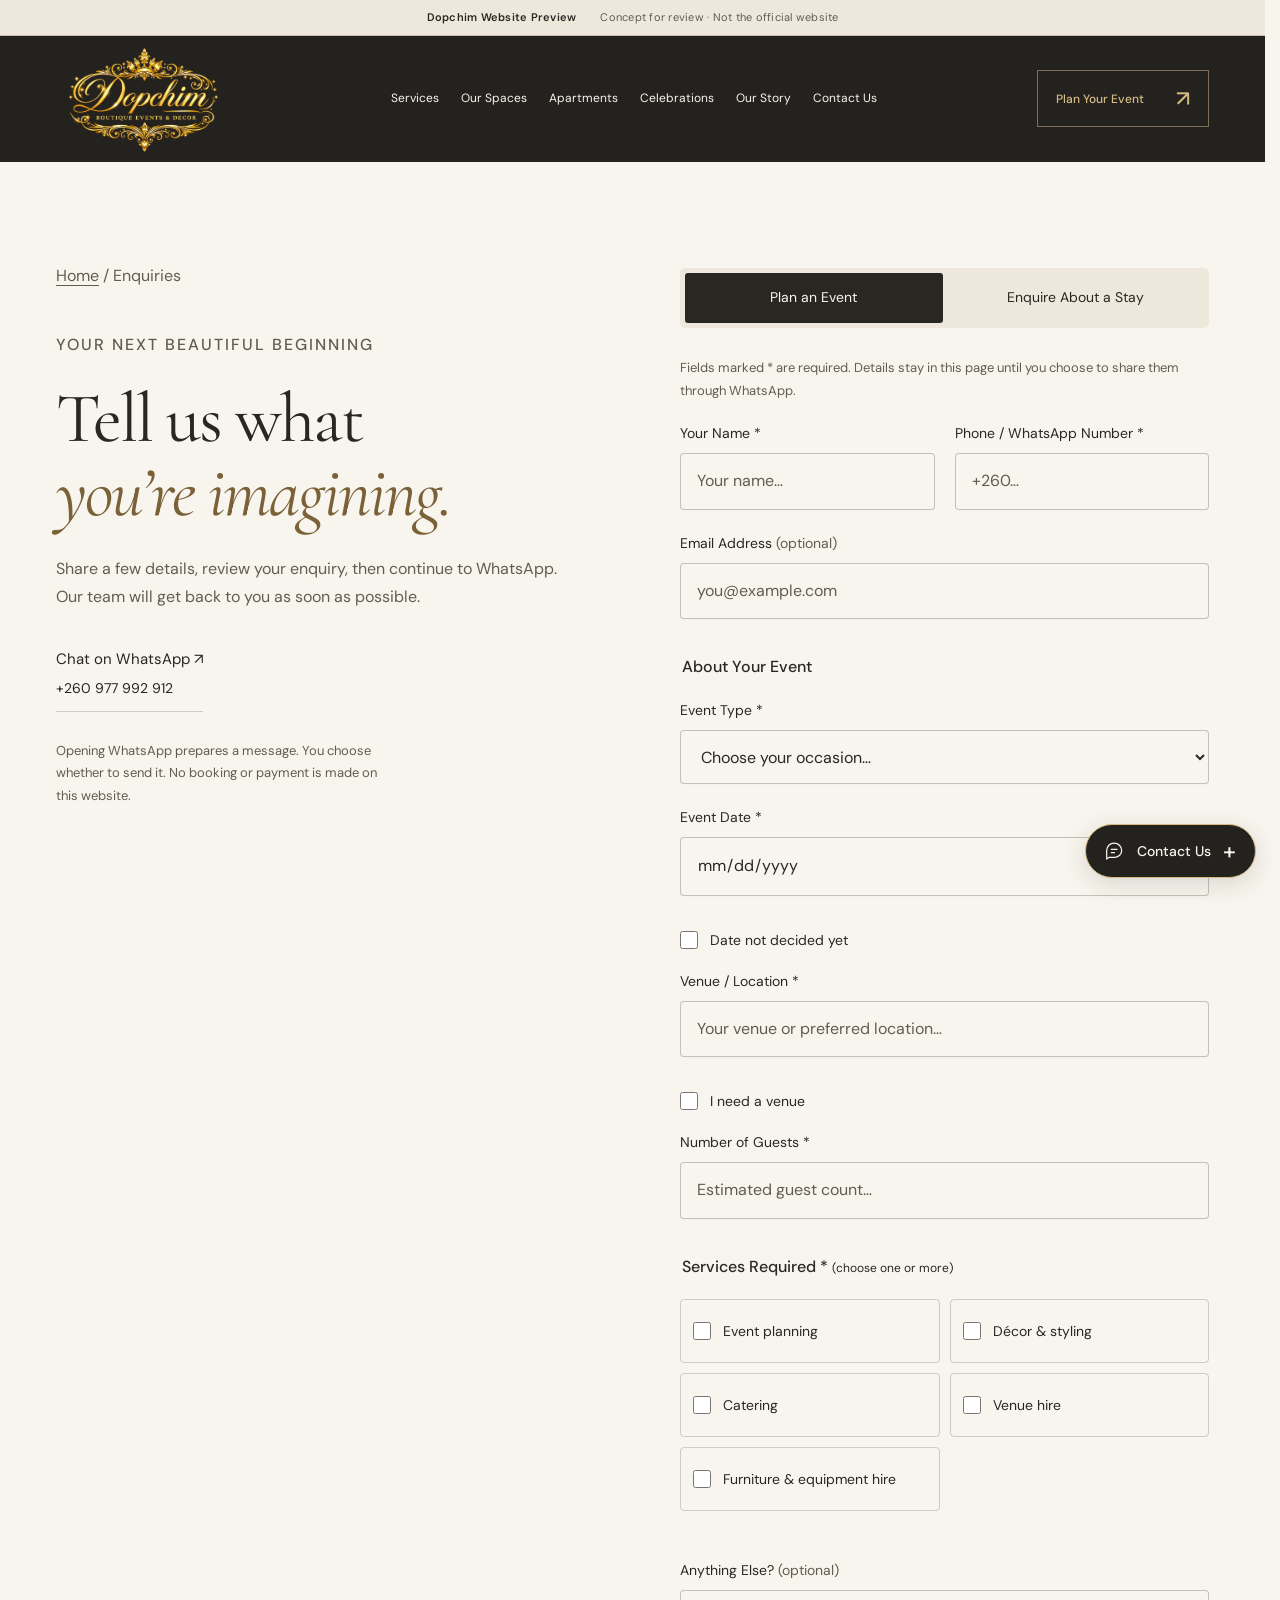
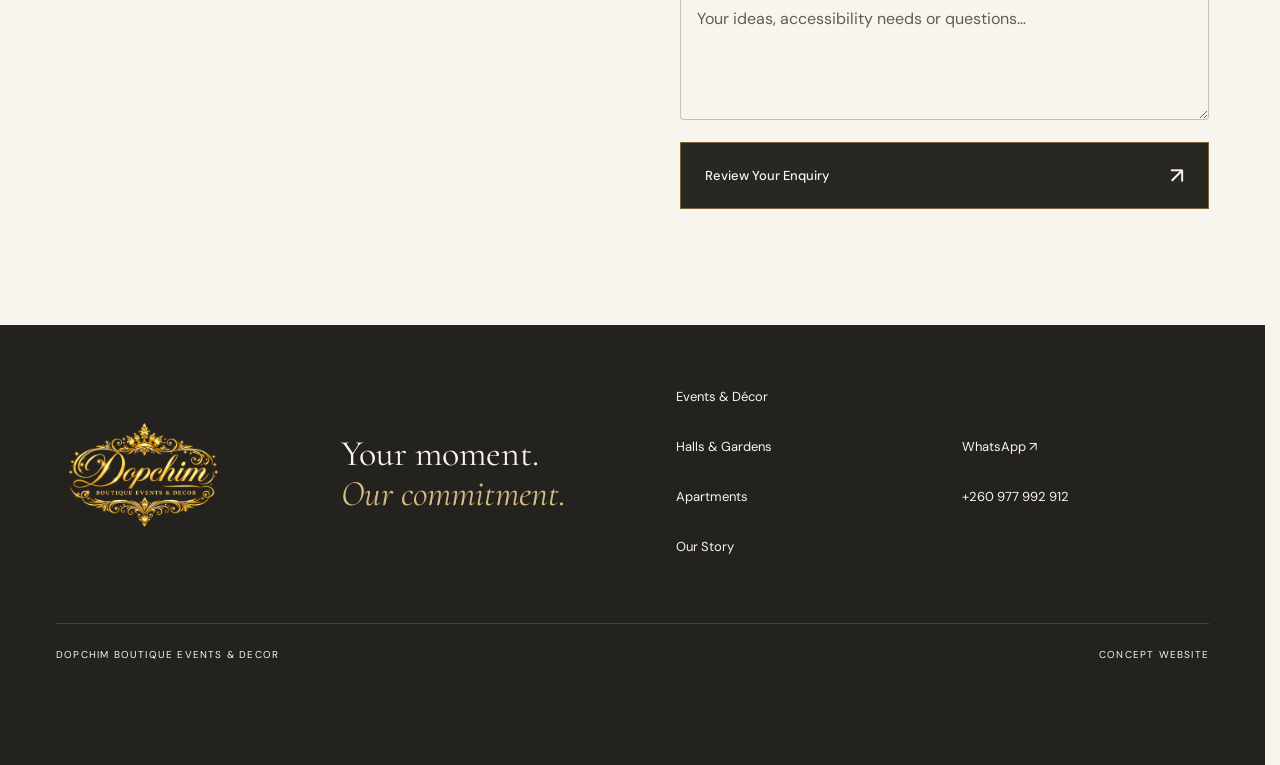
<file: enquiry.html>
<!doctype html><html lang="en"><head><meta charset="utf-8"><meta name="viewport" content="width=device-width,initial-scale=1"><meta name="theme-color" content="#24221f"><meta name="description" content="Prepare an event or accommodation enquiry for Dopchim and continue on WhatsApp."><title>Plan Your Event or Stay — Dopchim</title><link rel="preconnect" href="https://fonts.googleapis.com"><link rel="preconnect" href="https://fonts.gstatic.com" crossorigin><link href="https://fonts.googleapis.com/css2?family=Cormorant+Garamond:ital,wght@0,400;0,500;0,600;1,400;1,500&family=DM+Sans:wght@400;500;600&display=swap" rel="stylesheet"><link rel="stylesheet" href="styles.css"><link rel="stylesheet" href="site.css?v=polish-1"><link rel="stylesheet" href="polish.css?v=preview-1"><meta name="robots" content="noindex, nofollow, noarchive"></head><body data-page="enquiry"><a class="skip-link" href="#home">Skip to content</a><aside class="preview-banner" aria-label="Website preview"><strong>Dopchim Website Preview</strong><span>Concept for review · Not the official website</span></aside><header class="header" data-site-header></header><main id="home" tabindex="-1"></main><noscript><p class="no-script">Enable JavaScript to prepare an enquiry, or <a href="https://wa.me/260977992912">contact Dopchim on WhatsApp</a>.</p></noscript><footer data-site-footer></footer><script src="pages.js?v=contact-1"></script><script src="enquiry.js"></script><script src="app.js"></script><script src="motion.js?v=1"></script><script src="contact.js?v=1"></script></body></html>
</file>
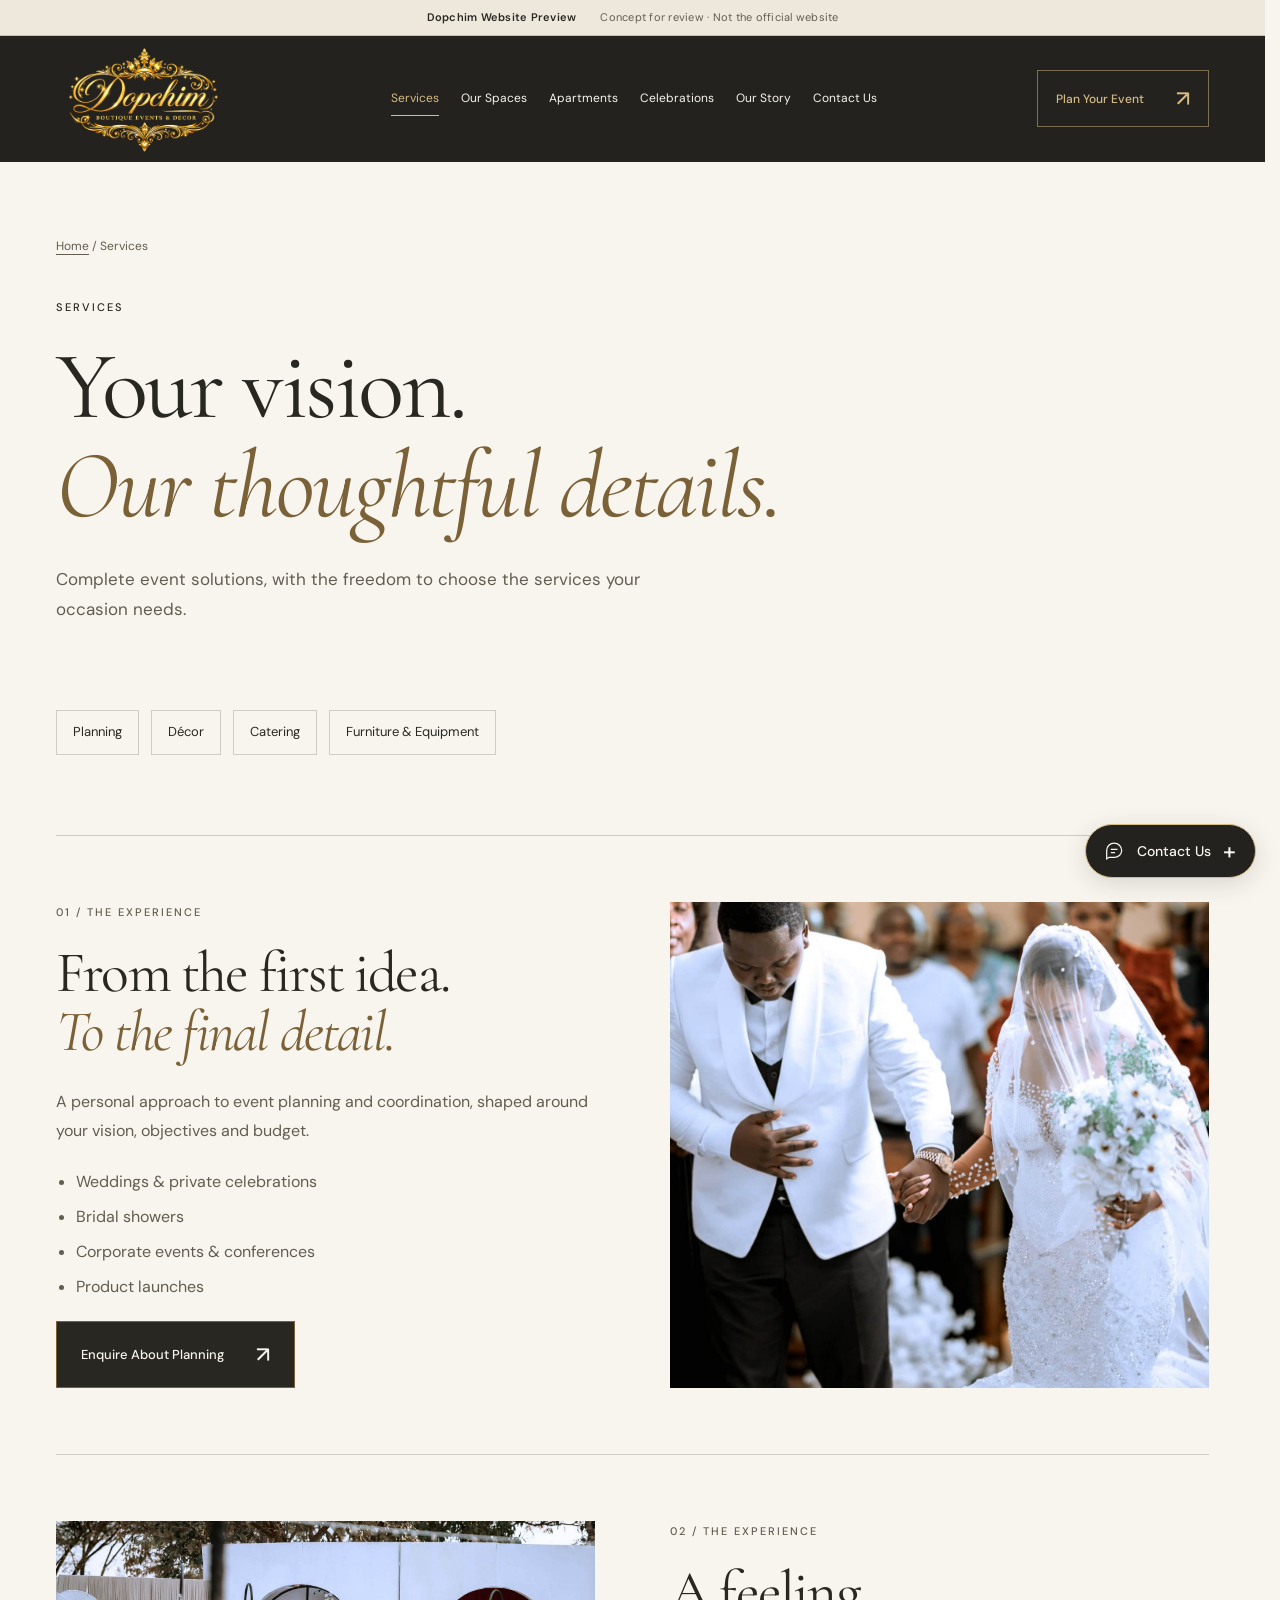
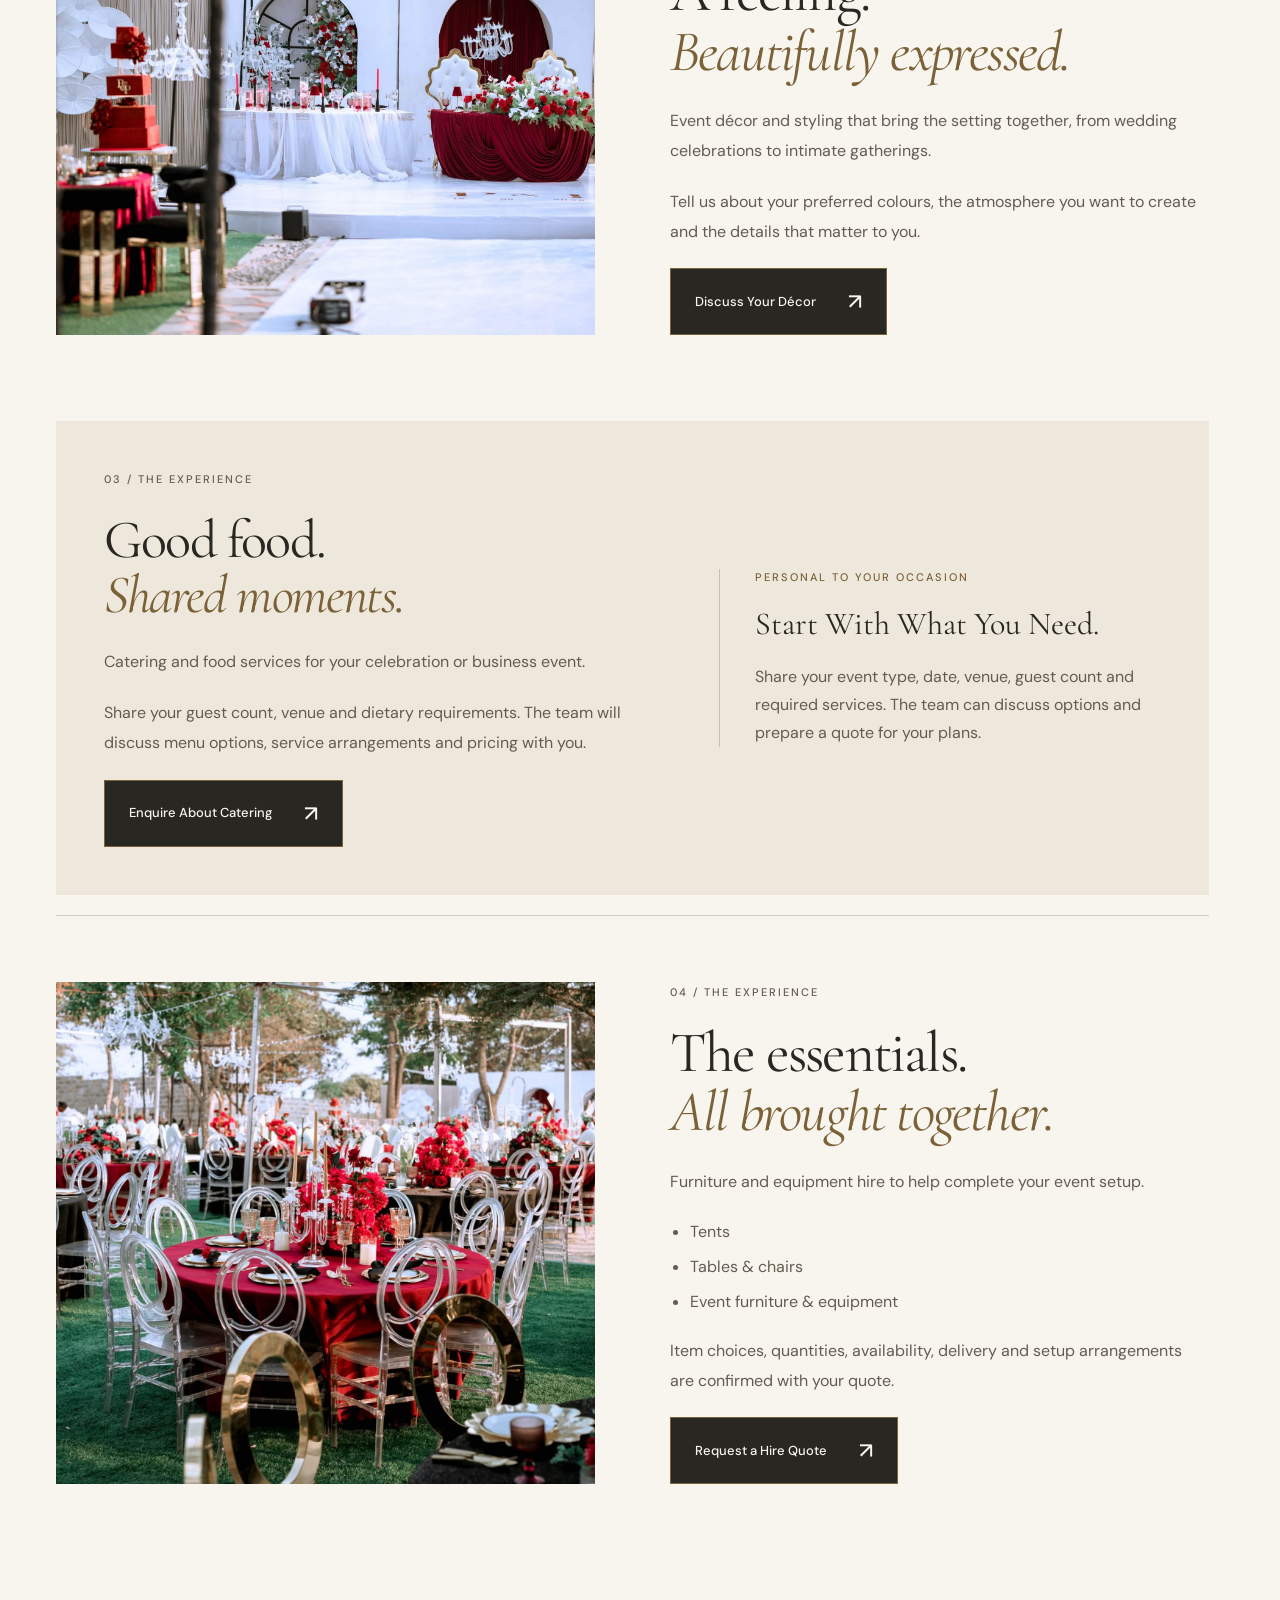
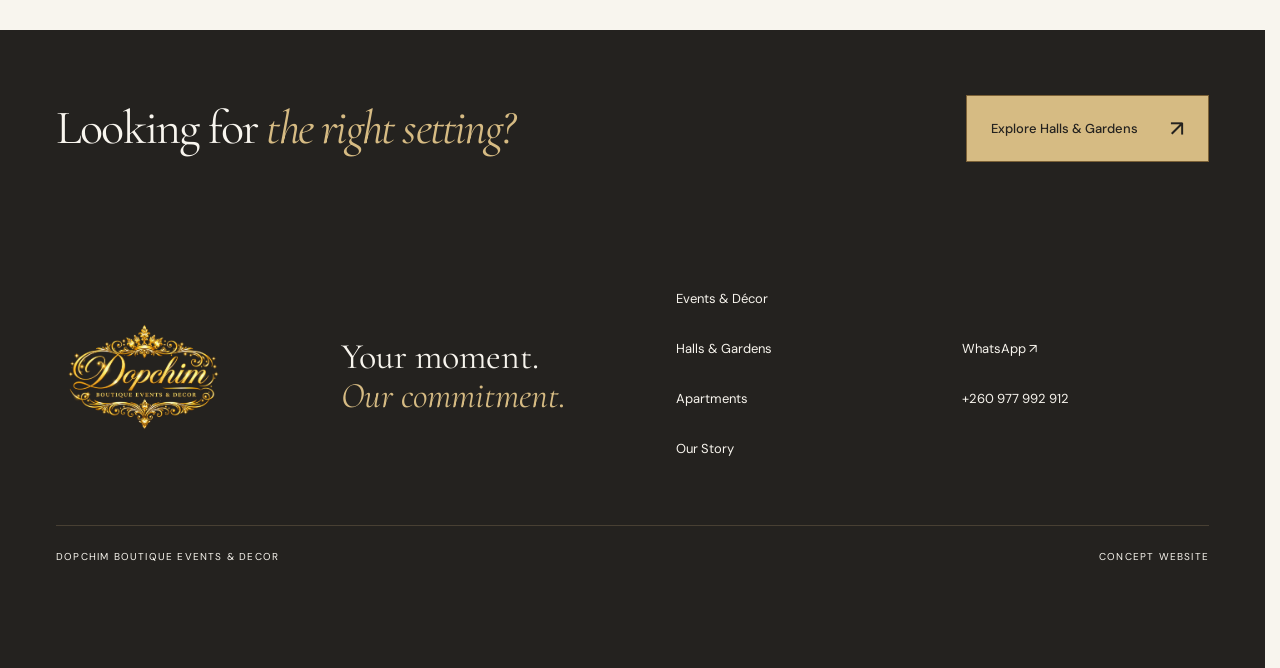
<file: services.html>
<!doctype html><html lang="en"><head><meta charset="utf-8"><meta name="viewport" content="width=device-width,initial-scale=1"><meta name="theme-color" content="#24221f"><meta name="description" content="Explore Dopchim event planning, décor, catering, furniture and equipment hire."><title>Event Services — Dopchim</title><link rel="preconnect" href="https://fonts.googleapis.com"><link rel="preconnect" href="https://fonts.gstatic.com" crossorigin><link href="https://fonts.googleapis.com/css2?family=Cormorant+Garamond:ital,wght@0,400;0,500;0,600;1,400;1,500&family=DM+Sans:wght@400;500;600&display=swap" rel="stylesheet"><link rel="stylesheet" href="styles.css"><link rel="stylesheet" href="site.css?v=polish-1"><link rel="stylesheet" href="polish.css?v=preview-1"><meta name="robots" content="noindex, nofollow, noarchive"></head><body data-page="services"><a class="skip-link" href="#home">Skip to content</a><aside class="preview-banner" aria-label="Website preview"><strong>Dopchim Website Preview</strong><span>Concept for review · Not the official website</span></aside><header class="header" data-site-header></header><main id="home" tabindex="-1"></main><noscript><p class="no-script">Enable JavaScript to explore this concept, or <a href="https://wa.me/260977992912">contact Dopchim on WhatsApp</a>.</p></noscript><footer data-site-footer></footer><script src="pages.js?v=contact-1"></script><script src="enquiry.js"></script><script src="app.js"></script><script src="motion.js?v=headline-2"></script><script src="contact.js?v=1"></script></body></html>
</file>
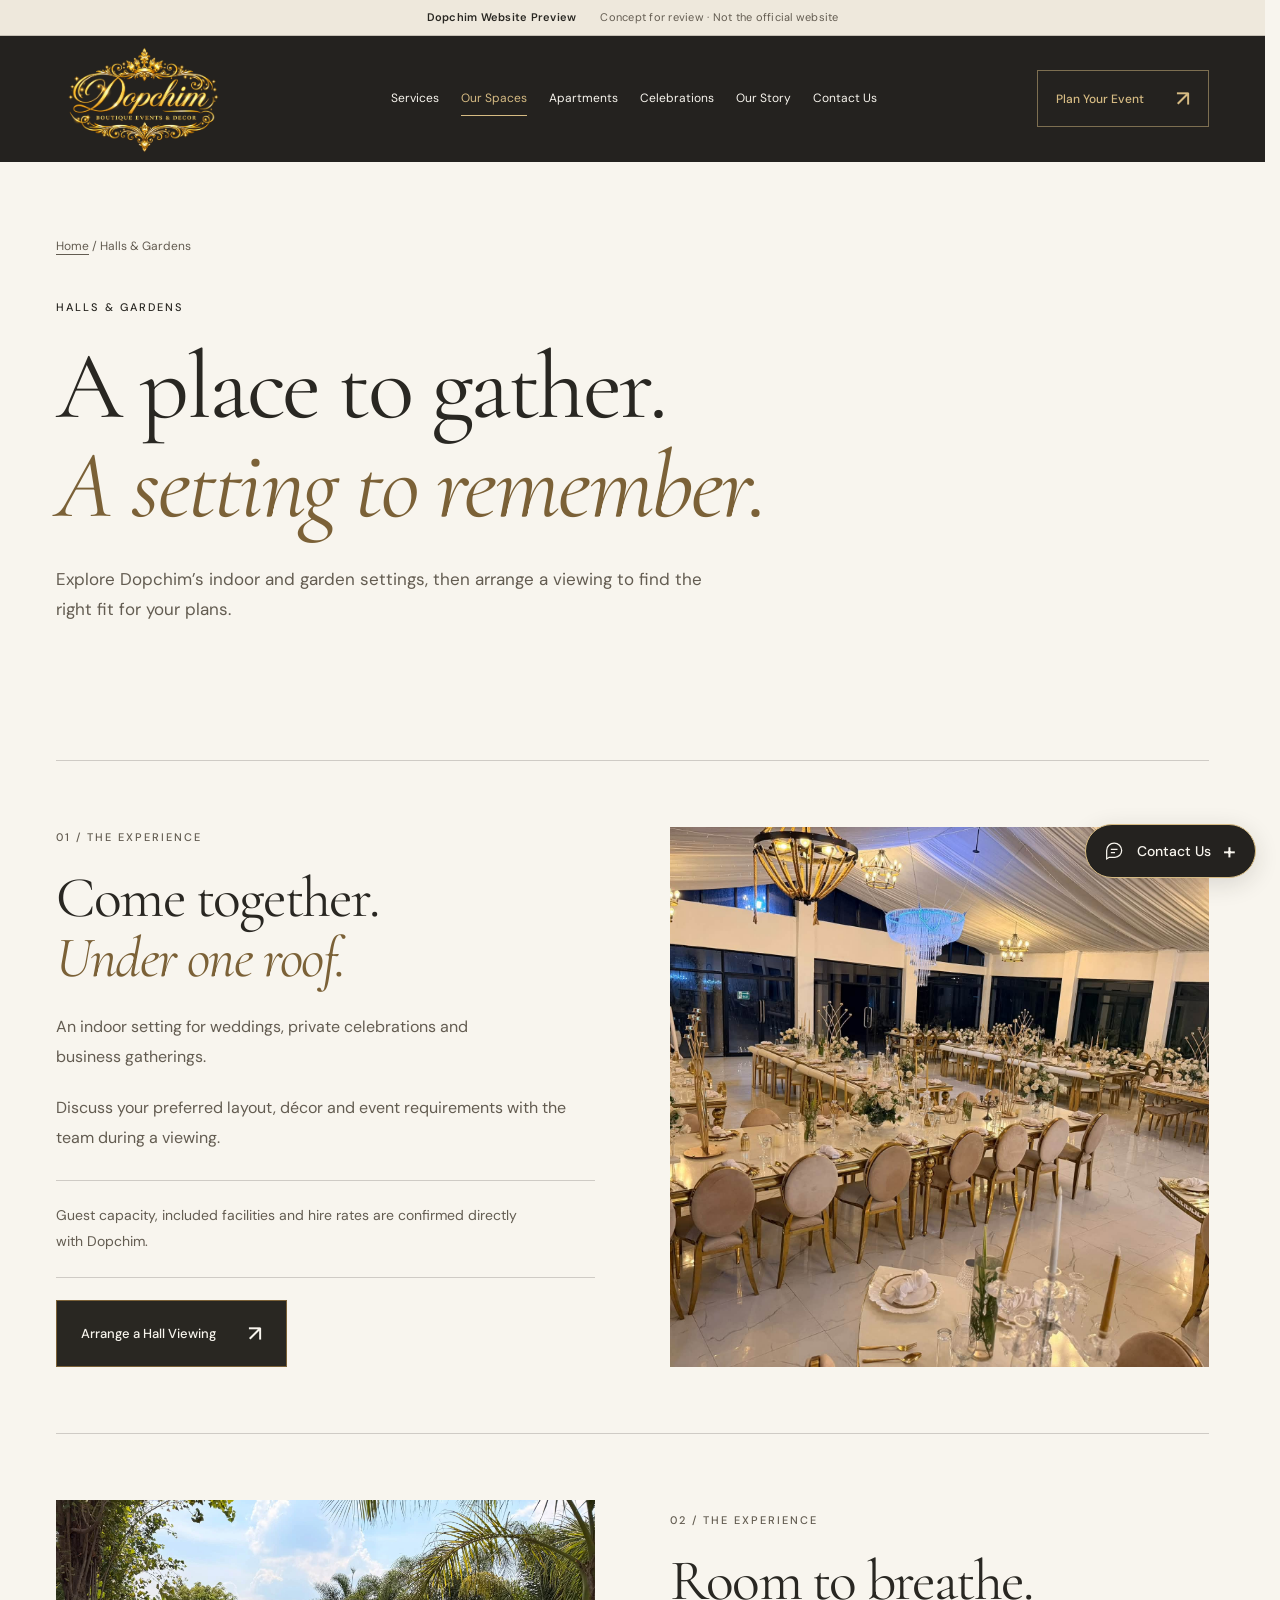
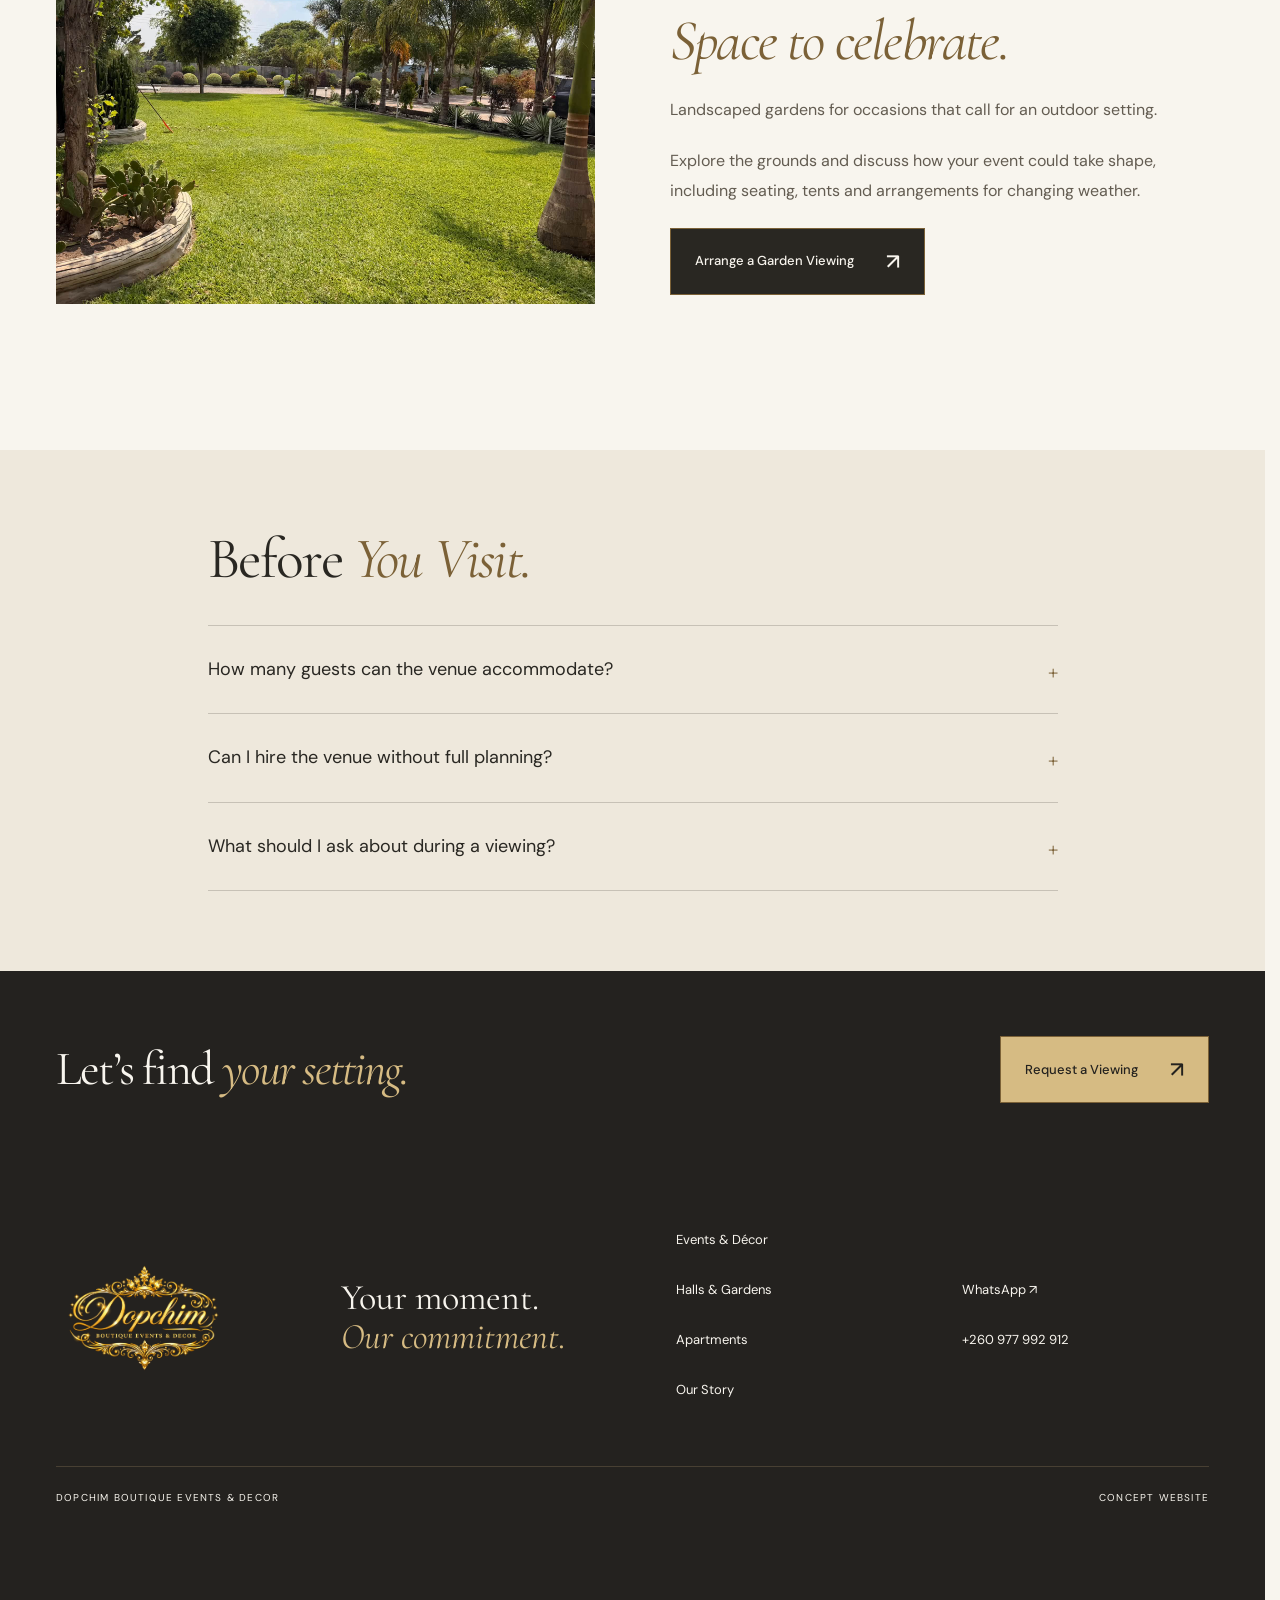
<file: venues.html>
<!doctype html><html lang="en"><head><meta charset="utf-8"><meta name="viewport" content="width=device-width,initial-scale=1"><meta name="theme-color" content="#24221f"><meta name="description" content="Explore Dopchim halls and gardens and enquire about a venue viewing."><title>Halls & Gardens — Dopchim</title><link rel="preconnect" href="https://fonts.googleapis.com"><link rel="preconnect" href="https://fonts.gstatic.com" crossorigin><link href="https://fonts.googleapis.com/css2?family=Cormorant+Garamond:ital,wght@0,400;0,500;0,600;1,400;1,500&family=DM+Sans:wght@400;500;600&display=swap" rel="stylesheet"><link rel="stylesheet" href="styles.css"><link rel="stylesheet" href="site.css?v=polish-1"><link rel="stylesheet" href="polish.css?v=preview-1"><meta name="robots" content="noindex, nofollow, noarchive"></head><body data-page="venues"><a class="skip-link" href="#home">Skip to content</a><aside class="preview-banner" aria-label="Website preview"><strong>Dopchim Website Preview</strong><span>Concept for review · Not the official website</span></aside><header class="header" data-site-header></header><main id="home" tabindex="-1"></main><noscript><p class="no-script">Enable JavaScript to explore this concept, or <a href="https://wa.me/260977992912">contact Dopchim on WhatsApp</a>.</p></noscript><footer data-site-footer></footer><script src="pages.js?v=contact-1"></script><script src="enquiry.js"></script><script src="app.js"></script><script src="motion.js?v=1"></script><script src="contact.js?v=1"></script></body></html>
</file>
<file: styles.css>
:root{--paper:#f8f5ee;--cream:#eee8dc;--ink:#292722;--muted:#635c51;--gold:#7b6137;--champagne:#d6bb83;--dark:#24221f;--line:#29272233;--serif:'Cormorant Garamond',Georgia,serif;--sans:'DM Sans',Verdana,sans-serif}
*{box-sizing:border-box}html{scroll-behavior:smooth;scroll-padding-top:24px;color-scheme:light}body{margin:0;background:var(--paper);color:var(--ink);font:16px/1.75 var(--sans)}a{color:inherit;text-decoration:none;touch-action:manipulation}button,input,select,textarea{font:inherit}button{touch-action:manipulation}button,a,input,select,textarea{-webkit-tap-highlight-color:#d6bb8340}:focus-visible{outline:2px solid var(--gold);outline-offset:6px}p,h1,h2,h3,figure{margin:0}p,h1,h2,h3{text-wrap:pretty}h1,h2,h3{font-family:var(--serif);font-weight:400;line-height:1.03}em{font-weight:400}h2{font-size:clamp(43px,4.5vw,66px);letter-spacing:-1.8px}h2 em{color:var(--gold)}p{max-width:60ch}img{display:block;max-width:100%;object-fit:cover}.wrap{width:min(1300px,calc(100% - 112px));margin-inline:auto}.eyebrow{font-size:11px;font-weight:500;letter-spacing:2px;line-height:1.6}.skip-link{position:fixed;top:12px;left:20px;z-index:30;transform:translateY(-160%);padding:12px 24px;background:var(--paper);color:var(--ink)}.skip-link:focus{transform:translateY(0)}
.header{background:var(--dark);color:var(--paper)}.header-inner{min-height:126px;display:flex;justify-content:space-between;align-items:center;gap:32px;position:relative}.brand{display:block;flex-shrink:0}.brand img{width:155px;height:auto}.header nav{display:flex;align-items:center;gap:28px;font-size:12px}.header nav a{min-height:44px;display:flex;align-items:center}.header nav a:hover{color:var(--champagne)}.button{display:inline-flex;align-items:center;justify-content:space-between;gap:32px;border:1px solid var(--gold);padding:16px 24px;min-height:52px;background:var(--ink);color:var(--paper);font:500 13px/1.5 var(--sans);cursor:pointer;transition:background .2s,transform .2s}.button:hover{background:var(--gold);transform:translateY(-2px)}.button:active{transform:translateY(0)}.button span{font-size:22px}.header-cta{background:transparent;color:var(--champagne);border-color:#d6bb8380;min-height:46px;padding:11px 18px;font-size:12px}.header-cta:hover{background:#d6bb8315}.menu-toggle{display:none}.underlined{display:inline-flex;align-items:center;gap:24px;border-bottom:1px solid currentColor;padding-block:10px;font-size:13px;min-height:44px}.underlined:hover{color:var(--gold)}
.hero{display:grid;grid-template-columns:1fr 1fr;min-height:650px}.hero-copy{padding:76px 42px 26px max(56px,calc((100vw - 1300px)/2));display:flex;flex-direction:column;align-items:start}.hero h1{font-size:clamp(64px,6.6vw,102px);letter-spacing:-3px;margin:38px 0 28px;line-height:.99}.hero h1 em{color:var(--gold)}.hero-description{font-size:16px;line-height:1.9;max-width:38ch}.hero-actions{display:flex;align-items:center;flex-wrap:wrap;gap:20px;margin-top:30px}.hero-signoff{display:flex;justify-content:space-between;gap:20px;width:100%;margin-top:auto;padding-top:60px;font-size:10px;letter-spacing:1px;color:var(--muted)}.hero-image{position:relative;overflow:hidden;min-width:0;background:var(--cream)}.hero-image>img{width:100%;height:100%;position:absolute;inset:0;object-position:53% center}.hero-image figcaption{position:absolute;bottom:0;left:0;right:0;background:#24221ff0;color:var(--paper);padding:18px 28px;display:flex;align-items:center;justify-content:space-between;gap:20px}.hero-image figcaption>span{font-size:10px;letter-spacing:1px}.hero-image figcaption a{font-size:12px;padding-block:8px}.hero-image figcaption a:hover{color:var(--champagne)}
.intro-strip{display:flex;align-items:center;justify-content:space-between;gap:24px;padding-block:27px;border-bottom:1px solid var(--line)}.intro-strip>span{font-size:11px;letter-spacing:1.4px}.intro-strip p{font-family:var(--serif);font-size:25px;font-style:italic}.intro-strip a{font-size:12px;min-height:44px;display:flex;align-items:center;gap:16px}.intro-strip a:hover{color:var(--gold)}.introduction{padding-block:106px;display:grid;grid-template-columns:1fr 2fr;gap:32px}.intro-caption{display:flex;flex-direction:column;justify-content:space-between;align-items:start;gap:28px}.section-number{font-family:var(--serif);font-size:48px;color:var(--gold)}.intro-columns{display:grid;grid-template-columns:1fr 1fr;gap:38px;margin-top:34px}.intro-columns p{font-size:16px;color:var(--muted)}
.services-section{background:var(--cream);padding-block:88px 100px}.section-heading{display:flex;align-items:end;justify-content:space-between;gap:40px;margin-bottom:48px}.section-heading h2{margin-top:21px}.section-heading>p{font-size:15px;color:var(--muted);padding-bottom:6px}.services-layout{display:grid;grid-template-columns:.85fr 1.15fr;gap:70px}.service-photo{position:relative;min-height:650px}.service-photo img{width:100%;height:100%;position:absolute;inset:0;object-position:center 58%}.service-photo figcaption{position:absolute;bottom:0;left:0;right:0;padding:20px 26px;background:var(--ink);color:var(--paper);font:italic 28px var(--serif)}.service-list>a{display:grid;grid-template-columns:26px 1fr 24px;gap:22px;padding:25px 0;border-top:1px solid var(--line);align-items:start}.service-list>a:last-child{border-bottom:1px solid var(--line)}.service-list>a>span{font-size:12px;padding-top:8px;color:var(--gold)}.service-list h3{font-size:31px}.service-list p{font-size:15px;color:var(--muted);margin-top:11px;max-width:40ch}.service-list b{font-size:22px;font-weight:400}.service-list>a:hover h3,.service-list>a:hover b{color:var(--gold)}
.celebrations{padding-block:100px}.story-grid{display:grid;grid-template-columns:1fr 1.12fr;gap:55px;align-items:start}.story img{width:100%;height:auto}.portrait img{aspect-ratio:3/4;object-position:center 35%}.landscape img{aspect-ratio:3/2}.story figcaption{padding-top:20px}.story figcaption>span{font-size:11px;letter-spacing:1.4px;color:var(--muted)}.story h3{font-size:34px;margin-top:9px}.occasion-links{padding-top:45px}.occasion-links .eyebrow{margin-bottom:16px;color:var(--muted)}.occasion-links a{display:flex;justify-content:space-between;gap:20px;min-height:58px;padding-block:15px;border-bottom:1px solid var(--line);font-size:15px}.occasion-links a:hover{color:var(--gold)}
.venue-section{background:var(--dark);color:var(--paper);padding-block:88px}.venue-section .eyebrow{color:var(--champagne)}.venue-section h2 em{color:var(--champagne)}.venue-section .underlined:hover{color:var(--champagne)}.venue-grid{display:grid;grid-template-columns:1fr 1fr;gap:30px}.venue-grid img{width:100%;height:auto;aspect-ratio:4/3}.venue-grid figcaption{padding-top:24px}.venue-grid h3{font-size:38px}.venue-grid p{font-size:15px;margin-top:12px;color:#e5ded2}.apartments{display:grid;grid-template-columns:1.05fr 1fr;gap:95px;align-items:center;padding-block:116px}.apartment-images{position:relative;padding-right:76px;padding-bottom:72px}.bedroom{width:100%;height:auto;aspect-ratio:3/4}.kitchen{position:absolute;bottom:0;right:0;width:45%;height:auto;aspect-ratio:3/4;border:8px solid var(--paper)}.apartment-copy h2{margin-block:25px 30px}.apartment-copy>p:not(.eyebrow){font-size:16px;color:var(--muted);margin-bottom:20px}.apartment-copy .button{margin-top:10px}.apartment-note{display:block;font-size:12px;margin-top:18px;color:var(--muted)}
.process-section{background:var(--cream);padding-block:80px}.process-grid{display:grid;grid-template-columns:repeat(3,1fr);gap:42px}.process-grid article{border-top:1px solid var(--line);padding-top:24px}.process-grid article>span{font-size:12px;color:var(--gold)}.process-grid h3{font-size:33px;margin:22px 0 18px}.process-grid p{font-size:16px;color:var(--muted)}.enquiry{display:grid;grid-template-columns:1fr 1fr;gap:95px;padding-block:100px}.enquiry h2{margin:25px 0}.enquiry p{font-size:16px;color:var(--muted)}.contact-link{display:inline-block;font-size:15px;margin-top:25px;border-bottom:1px solid var(--line);padding-block:10px}.contact-link:hover{color:var(--gold)}.contact-link small{display:block;font-size:14px;margin-top:4px}.enquiry .concept-note{font-size:13px;margin-top:28px}.field-row{display:grid;grid-template-columns:1fr 1fr;gap:24px}label{display:block;font-size:14px;margin-bottom:25px}label>span{color:var(--muted)}input,select,textarea{display:block;width:100%;min-height:48px;border:0;border-bottom:1px solid var(--line);border-radius:0;background:var(--paper);color:var(--ink);padding:12px 0;margin-top:8px;font-size:16px}input::placeholder,textarea::placeholder{color:var(--muted)}textarea{resize:vertical}form .button{width:100%}#form-status{font-size:14px;margin-top:16px;overflow-wrap:anywhere}.selection-note{margin-bottom:20px}.selection-note:empty{display:none}.enquiry-preview{border:1px solid var(--line);padding:24px;margin-top:22px;background:var(--cream);overflow-wrap:anywhere}.enquiry-preview h3{font-size:32px}.enquiry-preview dl{margin:20px 0 0}.enquiry-preview dt{font-size:12px;font-weight:600;margin-top:16px}.enquiry-preview dd{margin:4px 0 0;white-space:pre-wrap}
footer{background:var(--dark);color:var(--paper)}.footer-main{display:grid;grid-template-columns:1fr 1.2fr 1fr 1fr;gap:38px;align-items:center;padding-block:52px}.footer-main p{font:36px/1.1 var(--serif)}.footer-main em{color:var(--champagne)}.footer-main>div{display:flex;flex-direction:column;align-items:start;gap:6px;font-size:13px}.footer-main>div a{min-height:44px;padding-block:9px}.footer-main a:hover{color:var(--champagne)}.footer-bottom{padding-block:22px;border-top:1px solid #d6bb8333;display:flex;justify-content:space-between;gap:20px;font-size:10px;letter-spacing:1.2px}.service-list>*,.field-row>*,.hero>*,.enquiry>*,.story-grid>*,.apartments>*{min-width:0}.hero-enter{animation:enter .8s cubic-bezier(.2,.65,.3,1) both}.hero h1{animation-delay:.1s}.hero-description{animation-delay:.2s}.hero-actions{animation-delay:.3s}@keyframes enter{from{opacity:0;transform:translateY(16px)}to{opacity:1;transform:translateY(0)}}
@media(min-width:1600px){.hero{min-height:760px}.hero-copy{padding-top:100px}}
@media(max-width:1100px){.wrap{width:calc(100% - 64px)}.header-inner{gap:20px}.header nav{gap:18px;font-size:11px}.brand img{width:132px}.hero-copy{padding:60px 30px 24px 32px}.hero{min-height:610px}.hero h1{font-size:clamp(62px,7vw,80px)}.hero-actions{gap:12px}.hero-actions .button{padding-inline:18px}.hero-image figcaption{display:block;padding:16px 22px}.hero-image figcaption a{display:block}.hero-signoff{font-size:9px}.intro-strip p{font-size:22px}.services-layout{gap:40px}.service-photo{min-height:680px}.service-list h3{font-size:29px}.apartments,.enquiry{gap:50px}.story-grid{gap:30px}.footer-main{gap:24px}.footer-main p{font-size:30px}}
@media(max-width:800px){.wrap{width:calc(100% - 40px)}.header-inner{min-height:104px;flex-wrap:wrap;padding-block:12px;gap:12px}.header .brand{margin-right:auto}.brand img{width:116px}.menu-toggle{display:block;min-height:44px;padding:10px 14px;border:1px solid #d6bb8380;background:transparent;color:var(--paper);font-size:13px;cursor:pointer}.menu-toggle:hover{color:var(--champagne)}.header-cta{font-size:11px;padding:10px 12px;gap:14px}.header nav{display:none;order:4;width:100%;flex-direction:column;align-items:stretch;gap:0;padding:12px 0;border-top:1px solid #d6bb8333}.header nav a{font-size:15px}.menu-toggle[aria-expanded="true"]+nav{display:flex}.hero{grid-template-columns:1fr;min-height:0}.hero-copy{padding:48px 20px 28px}.hero h1{font-size:clamp(61px,10vw,90px);margin-top:26px;letter-spacing:-2.5px}.hero-description{max-width:47ch}.hero-signoff{padding-top:42px}.hero-image{min-height:430px}.hero-image>img{object-position:center 55%}.hero-image figcaption{display:flex}.intro-strip{flex-wrap:wrap;padding-block:22px;gap:10px}.intro-strip>span{width:100%}.intro-strip p{font-size:24px}.introduction{padding-block:65px;grid-template-columns:1fr;gap:25px}.intro-caption{flex-direction:row;align-items:center}.section-number{font-size:26px}.intro-columns{gap:25px;margin-top:26px}.section-heading{align-items:start;gap:24px}.section-heading>p{display:none}.section-heading h2{margin-top:18px}.services-section{padding-block:60px}.services-layout{grid-template-columns:1fr 1.15fr;gap:25px}.service-list>a{gap:12px;grid-template-columns:20px 1fr 20px;padding-block:20px}.service-list h3{font-size:26px}.service-list p{font-size:14px}.service-photo{min-height:660px}.service-photo figcaption{font-size:23px;padding:18px}.celebrations{padding-block:65px}.celebrations .section-heading{display:block}.celebrations .section-heading .underlined{margin-top:20px}.story-grid{gap:25px;grid-template-columns:1fr 1fr}.story h3{font-size:29px}.occasion-links{padding-top:28px}.occasion-links a{font-size:14px}.occasion-links .eyebrow{font-size:10px}.venue-section{padding-block:60px}.venue-section .section-heading{display:block}.venue-section .underlined{margin-top:24px}.venue-grid{gap:22px}.venue-grid h3{font-size:34px}.apartments{padding-block:70px;gap:35px;grid-template-columns:1fr 1fr}.apartment-images{padding-right:40px;padding-bottom:42px}.apartment-copy h2{font-size:43px}.process-section{padding-block:60px}.process-grid{gap:24px}.process-grid h3{font-size:28px}.enquiry{padding-block:65px;gap:35px;grid-template-columns:1fr 1fr}.field-row{grid-template-columns:1fr;gap:0}.footer-main{grid-template-columns:1fr 1fr;gap:28px}}
@media(max-width:560px){h2{font-size:46px}.hero h1{font-size:clamp(55px,12.4vw,70px)}.hero .eyebrow{font-size:10px;letter-spacing:1px}.hero-actions{gap:17px}.hero-actions .underlined{font-size:12px}.hero-image{min-height:380px}.hero-image figcaption{padding:14px 20px;gap:15px}.hero-image figcaption>span{font-size:9px;max-width:16ch}.hero-image figcaption a{font-size:12px}.intro-strip{display:block}.intro-strip p{margin-top:10px}.intro-strip a{margin-top:4px}.intro-columns{grid-template-columns:1fr;gap:18px}.services-layout{display:flex;flex-direction:column}.service-photo{min-height:0;aspect-ratio:4/3}.service-photo img{object-position:center 60%}.service-list h3{font-size:30px}.service-list>a{padding-block:24px;gap:18px}.story-grid{grid-template-columns:1fr;gap:35px}.portrait img{aspect-ratio:4/5;object-position:center 28%}.story h3{font-size:34px}.occasion-links a{font-size:15px}.venue-grid{grid-template-columns:1fr;gap:36px}.apartments{grid-template-columns:1fr;gap:36px}.apartment-images{padding-right:65px;padding-bottom:48px}.bedroom{aspect-ratio:4/5;object-position:center 62%}.kitchen{width:43%}.apartment-copy h2{font-size:48px}.process-grid{grid-template-columns:1fr;gap:30px}.process-grid h3{font-size:32px;margin-top:15px}.enquiry{grid-template-columns:1fr;gap:40px}.footer-main p{font-size:32px}.footer-bottom{flex-direction:column;gap:10px}.brand img{width:104px}.header-cta{font-size:11px;gap:9px}.header-inner{gap:8px}.menu-toggle{padding-inline:10px}.section-heading{margin-bottom:32px}}
@media(prefers-reduced-motion:reduce){html{scroll-behavior:auto}*,*::before,*::after{animation:none!important;transition:none!important}}
</file>
<file: site.css>
.header nav{gap:22px}.brand img{width:175px;max-height:110px;object-fit:contain}.header a[aria-current="page"]{color:var(--champagne);text-decoration:underline;text-underline-offset:7px}.header .brand:focus-visible{outline-color:var(--champagne)}.header :focus-visible,footer :focus-visible{outline-color:var(--champagne)}
.stack-layout{display:grid;grid-template-columns:.8fr 1.2fr;gap:85px;align-items:start}.stack-intro{position:sticky;top:45px}.stack-intro>h3{font-size:clamp(36px,4vw,54px);margin:24px 0}.stack-intro>p:not(.eyebrow){color:var(--muted);margin-bottom:20px;max-width:33ch}.stack-intro em{color:var(--gold)}.photo-stack{padding:10px 12px 12vh}.stack-card{position:sticky;top:calc(24px + var(--card)*22px);margin-bottom:15vh;padding:12px;background:var(--cream);border:1px solid var(--line);transform:rotate(var(--tilt));box-shadow:0 8px 22px #29272216}.stack-card:last-child{margin-bottom:0}.stack-card img{width:100%;height:clamp(240px,54vh,530px);object-fit:cover;object-position:center 32%}.stack-card figcaption{padding:18px 8px 12px}.stack-card figcaption>span{font-size:11px;letter-spacing:1.4px}.stack-card h3{font-size:30px;margin-top:10px}.stack-card:nth-child(2) img{object-position:center 57%}.stack-card:nth-child(3) img{object-position:center}.page-intro{padding-block:65px 55px}.breadcrumb{font-size:12px;color:var(--muted);margin-bottom:42px}.breadcrumb a{padding-block:12px;text-decoration:underline;text-underline-offset:4px}.page-intro h1{font-size:clamp(60px,7.5vw,105px);letter-spacing:-2.5px;margin:22px 0 28px}.page-intro h1 em{color:var(--gold)}.page-intro>p:last-child{color:var(--muted);max-width:57ch}.page-banner{height:clamp(300px,42vw,590px);width:100%;object-fit:cover}.page-section{padding-block:80px}.page-section.cream{background:var(--cream)}.detail-row{display:grid;grid-template-columns:1fr 1fr;gap:75px;align-items:center;padding-block:55px;border-top:1px solid var(--line);scroll-margin-top:24px}.detail-row:nth-child(even) .detail-copy{order:2}.detail-row h2{margin:20px 0 24px}.detail-row p{margin-bottom:22px;color:var(--muted)}.detail-row img{width:100%;height:auto;aspect-ratio:4/3}.detail-copy ul{padding-left:20px;margin:20px 0;color:var(--muted)}.detail-copy li{margin-block:7px}.text-detail{background:var(--cream);padding:38px}.text-detail h3{font-size:32px;margin-bottom:22px}.text-detail p:last-child{margin-bottom:0}.section-links{display:flex;gap:12px;flex-wrap:wrap;margin-top:30px}.section-links a{border:1px solid var(--line);padding:10px 16px;min-height:44px;font-size:13px}.section-links a:hover{background:var(--cream)}.page-cta{background:var(--dark);color:var(--paper);padding-block:65px}.page-cta>.wrap{display:flex;align-items:center;justify-content:space-between;gap:32px}.page-cta h2{font-size:48px}.page-cta em{color:var(--champagne)}.page-cta .button{background:var(--champagne);color:var(--dark)}.page-cta .button:hover{background:var(--paper)}.photo-grid{display:grid;grid-template-columns:1fr 1fr;gap:30px}.photo-grid figure img{width:100%;height:410px;object-fit:cover}.photo-grid figcaption{padding-top:12px;font:24px var(--serif)}.photo-grid figure:nth-child(3n+1){grid-column:1/-1}.photo-grid figure:nth-child(3n+1) img{height:500px}.fact-note{padding:22px 0;border-block:1px solid var(--line);font-size:14px;color:var(--muted);margin-block:28px}.faq{max-width:850px}.faq h2{margin-bottom:35px}.faq details{border-top:1px solid var(--line);padding:20px 0}.faq details:last-child{border-bottom:1px solid var(--line)}.faq summary{cursor:pointer;font-size:18px;min-height:44px;padding-block:8px}.faq details p{margin-block:12px;color:var(--muted)}.facts-grid{display:grid;grid-template-columns:repeat(3,1fr);gap:35px;margin-top:36px}.facts-grid h3{font-size:30px;margin-bottom:18px}.facts-grid p{color:var(--muted)}.form-tabs{display:flex;gap:8px;margin-bottom:28px}.form-tabs a{flex:1;text-align:center;border:1px solid var(--line);padding:12px;font-size:14px}.form-tabs [aria-current="true"]{background:var(--ink);color:var(--paper)}fieldset{margin:0 0 24px;padding:0;border:0}legend{font-size:14px;margin-bottom:14px}.checkbox-grid{display:grid;grid-template-columns:1fr 1fr;gap:8px 20px}.check-label{display:flex;align-items:center;gap:10px;min-height:44px;margin:0;font-size:14px;cursor:pointer}.check-label input{width:18px;min-height:18px;height:18px;margin:0;accent-color:var(--gold);flex-shrink:0}.form-help{font-size:13px!important;margin-bottom:20px}.form-error{font-size:14px;color:#8b321e;margin-bottom:16px}.form-error:empty{display:none}.enquiry-preview:focus{outline:2px solid var(--gold);outline-offset:6px}.enquiry-preview .button{margin-top:25px}.preview-actions{display:flex;gap:16px;align-items:center;flex-wrap:wrap}.preview-actions .underlined{cursor:pointer;color:var(--ink);background:transparent;border:0;border-bottom:1px solid var(--line)}.form-shell [hidden]{display:none!important}.error-field{display:block;color:#8b321e;font-size:13px;margin-top:8px}.error-field:empty{display:none}.form-shell [aria-invalid="true"]{border-color:#8b321e}.form-shell h3{font-size:30px;margin-bottom:24px}.form-shell form{scroll-margin-top:30px}.form-shell [type="number"]{max-width:100%}.enquiry-preview dd{overflow-wrap:anywhere}.no-script{padding:30px;font-size:16px}.gallery-lead{max-width:70ch}.text-detail .eyebrow{color:var(--gold)}
@media(max-width:1100px){.header nav{gap:16px}.brand img{width:145px}.stack-layout{gap:40px}.detail-row{gap:40px}.checkbox-grid{grid-template-columns:1fr}}
@media(max-width:800px){.brand img{width:125px}.stack-layout{gap:28px;grid-template-columns:.8fr 1.2fr}.stack-card{padding:8px;top:calc(18px + var(--card)*16px)}.stack-card h3{font-size:25px}.stack-card figcaption{padding:16px 4px 8px}.stack-intro>h3{font-size:38px}.stack-intro>p:not(.eyebrow){font-size:14px}.page-intro{padding-block:45px}.breadcrumb{margin-bottom:28px}.page-section{padding-block:55px}.detail-row{gap:30px;padding-block:38px}.text-detail{padding:28px}.detail-row h2{font-size:43px}.photo-grid{gap:24px}.photo-grid figure img{height:330px}.photo-grid figure:nth-child(3n+1) img{height:400px}.facts-grid{gap:24px}.page-cta>.wrap{align-items:start;flex-direction:column}.page-cta h2{font-size:43px}}
@media(max-width:600px){.stack-layout{grid-template-columns:1fr;gap:30px}.stack-intro{position:static}.stack-intro>p:not(.eyebrow){font-size:16px;max-width:48ch}.stack-intro .occasion-links{padding-top:20px}.stack-card{top:calc(18px + var(--card)*14px);margin-bottom:18vh;transform:rotate(calc(var(--tilt)*.6))}.stack-card img{height:clamp(220px,45svh,400px)}.stack-card h3{font-size:27px}.photo-stack{padding-inline:6px;padding-bottom:45px}.detail-row{grid-template-columns:1fr;gap:25px}.detail-row:nth-child(even) .detail-copy{order:0}.page-intro h1{font-size:59px}.page-intro .eyebrow{font-size:10px}.photo-grid{grid-template-columns:1fr}.photo-grid figure:nth-child(3n+1){grid-column:auto}.photo-grid figure img,.photo-grid figure:nth-child(3n+1) img{height:auto;aspect-ratio:4/5}.facts-grid{grid-template-columns:1fr}.section-links{gap:8px}.section-links a{font-size:12px}.brand img{width:111px}.form-tabs a{font-size:13px}.checkbox-grid{grid-template-columns:1fr 1fr}.page-cta h2{font-size:40px}.text-detail{padding:24px}}
@media(max-width:380px){.checkbox-grid{grid-template-columns:1fr}.header-cta{padding-inline:9px;font-size:10px}.brand img{width:100px}.page-intro h1{font-size:52px}.stack-card h3{font-size:24px}}
@media(max-height:620px){.stack-card{top:calc(12px + var(--card)*14px);padding:8px}.stack-card img{height:clamp(100px,calc(100svh - 190px),360px)}.stack-card figcaption{padding:12px 6px 8px}.stack-card h3{font-size:25px;margin-top:6px}.stack-intro{top:24px}}
@media(prefers-reduced-motion:reduce){.stack-card{position:relative;top:auto;transform:none;margin-bottom:28px}.stack-intro{position:static}.photo-stack{padding-bottom:0}}
.stack-instruction{font-size:12px!important;letter-spacing:1px;color:var(--gold)!important;margin-top:24px}.stack-instruction span{display:inline-block;margin-left:10px}
.enquiry-heading{font-size:clamp(55px,5.5vw,80px);letter-spacing:-2px;margin:25px 0;line-height:1.05}.enquiry-heading em{color:var(--gold)}
</file>
<file: polish.css>
:root{--ease-out:cubic-bezier(.2,.7,.2,1);--ease-soft:cubic-bezier(.22,.61,.36,1)}
.preview-banner{background:var(--cream);color:var(--ink);border-bottom:1px solid var(--line);padding:9px 20px;display:flex;justify-content:center;align-items:center;gap:10px 24px;font:11px/1.5 var(--sans);letter-spacing:.25px;text-align:center}.preview-banner strong{font-weight:600}.preview-banner>span{color:var(--muted)}@media(max-width:600px){.preview-banner{flex-direction:column;gap:2px;padding-block:8px;font-size:10px}}
@media(max-width:600px){.contact-widget .contact-toggle{width:48px;height:48px;min-height:48px;padding:0;gap:0;justify-content:center;border-radius:50%}.contact-widget .contact-toggle>svg{width:21px;height:21px}.contact-widget .contact-toggle>span{display:none}}
.home-previews{background:var(--cream);padding-block:74px}.home-preview-grid{display:grid;grid-template-columns:1fr 1fr;gap:48px}.home-preview{min-width:0;scroll-margin-top:24px}.home-preview-image{margin-bottom:28px}.home-preview-image img{width:100%;height:310px;object-fit:cover;object-position:center 58%}.home-preview .eyebrow{color:var(--gold)}.home-preview h2{font-size:clamp(36px,3.5vw,50px);margin:15px 0 19px;letter-spacing:-1px}.home-preview>p:not(.eyebrow){font-size:16px;color:var(--muted);max-width:43ch;margin-bottom:12px}.home-preview .underlined{margin-top:3px}.home-next{background:var(--dark);color:var(--paper);padding-block:78px}.home-next-inner{display:flex;justify-content:space-between;align-items:center;gap:50px}.home-next .eyebrow{color:var(--champagne)}.home-next h2{margin:23px 0;font-size:clamp(44px,4.5vw,62px)}.home-next h2 em{color:var(--champagne)}.home-next p:not(.eyebrow){color:var(--paper);font-size:16px}.home-next-actions{display:flex;flex-direction:column;gap:16px;min-width:290px}.home-next .button{background:var(--champagne);border-color:var(--champagne);color:var(--dark)}.home-next .button:hover{background:var(--paper);border-color:var(--paper)}.home-next .button-outline{background:transparent;color:var(--paper)}.home-next .button-outline:hover{color:var(--dark)}.home-next :focus-visible{outline-color:var(--champagne)}
@media(max-width:800px){.home-previews{padding-block:55px}.home-preview-grid{gap:28px}.home-preview-image img{height:260px}.home-next-inner{gap:30px}.home-next-actions{min-width:240px}.home-next{padding-block:60px}}
@media(max-width:600px){.home-preview-grid{grid-template-columns:1fr;gap:48px}.home-preview-image img{height:250px}.home-preview h2{font-size:39px}.home-next-inner{flex-direction:column;align-items:stretch;gap:32px}.home-next-actions{min-width:0}.home-next h2{font-size:46px}}
.contact-page{display:grid;grid-template-columns:1fr 1fr;gap:90px;padding-top:15px}.contact-page h2{margin:22px 0 28px}.contact-page p:not(.eyebrow){margin-bottom:24px;color:var(--muted)}.contact-methods>a{display:grid;grid-template-columns:1fr 24px;gap:5px 16px;border-top:1px solid var(--line);padding:25px 0}.contact-methods>a:last-child{border-bottom:1px solid var(--line)}.contact-methods>a>span:first-child{font-size:11px;letter-spacing:1.4px;color:var(--gold)}.contact-methods strong{font:32px/1.2 var(--serif);grid-column:1}.contact-methods small{grid-column:1;color:var(--muted);font-size:14px}.contact-methods>a>span:last-child{grid-column:2;grid-row:1/4;align-self:center;font-size:24px}.contact-methods>a:hover strong{color:var(--gold)}
.contact-widget{position:fixed;right:max(24px,env(safe-area-inset-right));bottom:max(22px,env(safe-area-inset-bottom));z-index:25}.contact-toggle{display:flex;align-items:center;gap:12px;min-height:54px;padding:14px 19px;border:1px solid var(--champagne);border-radius:30px;background:var(--dark);color:var(--paper);box-shadow:0 6px 24px #24221f24;font:500 14px/1.5 var(--sans);cursor:pointer;transition:transform .3s var(--ease-out),background-color .3s}.contact-toggle:hover{transform:translateY(-3px);background:var(--ink)}.contact-toggle-mark{font-size:23px;line-height:1;transition:transform .3s var(--ease-out)}.contact-toggle[aria-expanded="true"] .contact-toggle-mark{transform:rotate(45deg)}.contact-widget :focus-visible{outline:2px solid var(--gold);outline-offset:5px}.contact-toggle:focus-visible{outline-color:var(--champagne)}.quick-contact{position:absolute;bottom:calc(100% + 14px);right:0;width:330px;max-width:calc(100vw - 32px);max-height:calc(100dvh - 125px);overflow:auto;background:var(--paper);border:1px solid var(--line);border-radius:8px;padding:26px;box-shadow:0 12px 40px #24221f28;animation:soft-entry .25s var(--ease-out)}.quick-contact[hidden]{display:none}.quick-contact .eyebrow{font-size:9px;letter-spacing:1px}.quick-contact h2{font-size:38px;margin:14px 0 10px;letter-spacing:-1px}.quick-contact>p:not(.eyebrow){font-size:13px;color:var(--muted);margin-bottom:20px}.quick-contact>a{display:flex;justify-content:space-between;gap:12px;align-items:center;padding:13px 0;border-bottom:1px solid var(--line);font-size:14px;min-height:48px}.quick-contact>a:hover{color:var(--gold)}.quick-contact>a.quick-contact-primary{display:grid;grid-template-columns:1fr 20px;background:var(--cream);border:1px solid var(--line);padding:14px;margin-bottom:8px;border-radius:4px}.quick-contact-primary small{grid-column:1/-1;font-size:12px;color:var(--muted)}footer{padding-bottom:80px}html{scroll-padding-bottom:90px}
@media(min-width:801px) and (max-width:1100px){.header-inner{flex-wrap:wrap;gap:10px 20px;padding-block:12px}.header .brand{margin-right:auto}.header nav{order:3;width:100%;justify-content:center;gap:28px;padding-block:4px}.header nav a{font-size:12px}.header-cta{margin-left:auto}}
@media(max-width:600px){.contact-page{grid-template-columns:1fr;gap:38px}.contact-widget{right:max(16px,env(safe-area-inset-right));bottom:max(16px,env(safe-area-inset-bottom))}.contact-toggle{min-height:52px;font-size:13px;padding:13px 17px}.quick-contact{padding:22px}.contact-methods strong{font-size:30px}}
.signature-headline .headline-word-mask{display:inline-block;overflow:clip;vertical-align:bottom;padding:.06em .09em .15em;margin:-.06em -.09em -.15em;line-height:inherit}
.signature-headline .headline-word{display:inline-block;transform-origin:0 100%;animation:headline-unfold 1.05s cubic-bezier(.16,1,.3,1) both;animation-delay:var(--word-delay)}
@keyframes headline-unfold{from{opacity:0;transform:translateY(115%) rotate(3deg)}to{opacity:1;transform:translateY(0) rotate(0)}}
.hero h1{font-size:clamp(56px,6vw,92px)}.hero h1 em{font-size:.84em;white-space:nowrap}
html{scrollbar-gutter:stable}body{overflow-wrap:break-word}button,a,input,select,textarea{transition-timing-function:var(--ease-out)}
.button{transition:transform .3s var(--ease-out),background-color .3s,border-color .3s,box-shadow .3s}.button:hover{box-shadow:0 6px 18px #29272215;transform:translateY(-3px)}.button:active{transform:translateY(0);box-shadow:none}.button span,.underlined>span,.contact-link>span,.service-list b,.occasion-links a>span{transition:transform .4s var(--ease-out)}.button:hover span,.underlined:hover>span,.contact-link:hover>span,.service-list a:hover b,.occasion-links a:hover>span{transform:translate(3px,-3px)}
.header nav a{position:relative;transition:color .25s}.header nav a::after{content:"";position:absolute;left:0;right:0;bottom:5px;height:1px;background:var(--champagne);transform:scaleX(0);transform-origin:left;transition:transform .35s var(--ease-out)}.header nav a:hover::after,.header nav a:focus-visible::after,.header nav a[aria-current="page"]::after{transform:scaleX(1)}.header a[aria-current="page"]{text-decoration:none}.underlined{transition:color .25s}.hero-enter{animation-duration:1.05s}.hero h1{animation-delay:.12s}.hero-description{animation-delay:.24s}.hero-actions{animation-delay:.36s}.hero-image{overflow:hidden}.hero-image>img{transition:transform 1.7s var(--ease-soft);will-change:auto}.hero-image:hover>img{transform:scale(1.035)}.hero-image figcaption{z-index:1}.service-photo{overflow:hidden}.service-photo>img{transition:transform 1.2s var(--ease-soft)}.service-photo:hover>img{transform:scale(1.045)}
.photo-frame{display:block;position:relative;width:100%;padding:0;border:0;background:var(--cream);overflow:hidden;cursor:zoom-in;line-height:0;color:var(--paper);isolation:isolate}.photo-frame>img{display:block;width:100%;transition:transform 1.1s var(--ease-soft)}.photo-frame::after{content:"View Photograph ↗";position:absolute;right:14px;bottom:14px;padding:10px 14px;background:var(--dark);color:var(--paper);font:12px/1.5 var(--sans);opacity:0;transform:translateY(6px);transition:transform .35s var(--ease-out),opacity .35s;pointer-events:none}.photo-frame:focus-visible{outline:2px solid var(--gold);outline-offset:5px}.photo-frame:focus-visible::after{opacity:1;transform:none}.apartment-images>.photo-frame>img{height:100%;aspect-ratio:inherit}.apartment-images>.photo-frame.kitchen{border:8px solid var(--paper)}.detail-row>.photo-frame{align-self:stretch;min-height:300px}.detail-row>.photo-frame>img{height:100%;min-height:300px;object-fit:cover}.stack-card>.photo-frame{isolation:auto}.stack-card{z-index:var(--card)}
.reveal-ready{transition:opacity .85s var(--ease-out),transform .85s var(--ease-out);transition-delay:var(--reveal-delay,0ms)}.reveal-ready:not(.is-visible){opacity:0;transform:translateY(24px)}.reveal-ready.is-visible{opacity:1;transform:none}.page-intro{padding-top:74px}.page-intro>p:last-child{font-size:17px;line-height:1.8}.detail-row{padding-block:66px}.detail-row h2{max-width:15ch}.detail-copy>p{line-height:1.85}.detail-row#catering{margin-block:20px;padding:48px;background:var(--cream);border:0;grid-template-columns:1.1fr .9fr}.detail-row#catering .text-detail{padding:0 0 0 35px;border-left:1px solid var(--line)}.detail-row#catering .detail-copy h2{font-size:54px}.fact-note{line-height:1.8}.faq summary{display:flex;align-items:center;justify-content:space-between;gap:28px;list-style:none}.faq summary::-webkit-details-marker{display:none}.faq summary::after{content:"+";font:26px var(--serif);color:var(--gold);flex-shrink:0;transition:transform .3s}.faq details[open] summary::after{transform:rotate(45deg)}.faq details[open] p{animation:soft-entry .35s var(--ease-out)}
.gallery-grid{grid-template-columns:repeat(12,minmax(0,1fr));gap:36px 28px;align-items:start}.gallery-grid figure:nth-child(n){grid-column:span 7}.gallery-grid figure:nth-child(4n+1),.gallery-grid figure:nth-child(4n+4){grid-column:span 8}.gallery-grid figure:nth-child(4n+2),.gallery-grid figure:nth-child(4n+3){grid-column:span 4}.gallery-grid figure:nth-child(n) img{height:480px}.gallery-grid figure:nth-child(4n+3){padding-top:38px}.gallery-grid figcaption{font-size:26px;padding-top:17px}.apartment-gallery{grid-template-columns:1fr 1fr;gap:32px}.apartment-gallery figure:nth-child(n){grid-column:auto}.apartment-gallery figure:nth-child(n) img{height:470px;object-position:center 60%}.apartment-gallery figure:nth-child(2){padding-top:65px}.apartment-gallery figcaption{padding-top:20px}
.form-shell input:not([type="checkbox"]),.form-shell select,.form-shell textarea{border:1px solid #29272240;background:var(--paper);border-radius:4px;padding:14px 16px;min-height:54px;font-size:16px;box-shadow:0 1px 2px #29272205;transition:border-color .25s,background-color .25s,box-shadow .25s}.form-shell input:not([type="checkbox"]):hover,.form-shell select:hover,.form-shell textarea:hover{border-color:var(--gold)}.form-shell input:not([type="checkbox"]):focus,.form-shell select:focus,.form-shell textarea:focus{outline:none;border-color:var(--gold);box-shadow:0 0 0 3px #7b61371c}.form-shell input:disabled{background:var(--cream);border-color:var(--line);color:var(--muted);cursor:not-allowed;box-shadow:none}.form-shell [aria-invalid="true"]:not([type="checkbox"]){border-color:#8b321e;box-shadow:0 0 0 2px #8b321e12}.form-shell textarea{min-height:130px;line-height:1.7}.form-shell label{line-height:1.65;margin-bottom:22px}.form-shell legend{font-size:16px;font-weight:500;padding-top:12px;margin-bottom:18px}.form-shell legend span{font-size:12px;font-weight:400}.form-shell .check-label{margin-bottom:8px;gap:12px;line-height:1.6}.form-shell .checkbox-grid{gap:10px}.form-shell .checkbox-grid .check-label{padding:12px;border:1px solid var(--line);border-radius:4px;margin:0;min-height:64px;transition:background-color .25s,border-color .25s}.form-shell .checkbox-grid .check-label:has(input:checked){background:var(--cream);border-color:var(--gold)}.form-shell .checkbox-grid .check-label:hover{border-color:var(--gold)}.form-shell .check-label .error-field:not(:empty){flex-basis:100%}.form-shell .check-label:has(.error-field:not(:empty)){flex-wrap:wrap}.form-shell .field-row{gap:20px}.form-tabs{padding:5px;background:var(--cream);border-radius:5px;gap:4px}.form-tabs a{border:0;border-radius:3px;transition:background-color .25s,color .25s;min-height:50px}.form-tabs a:not([aria-current="true"]):hover{background:var(--paper)}.form-shell [data-event]:not([hidden]),.form-shell [data-stay]:not([hidden]){animation:soft-entry .35s var(--ease-out)}.enquiry-preview:not([hidden]){animation:soft-entry .4s var(--ease-out)}.enquiry-preview{padding:28px;border-radius:4px}.enquiry-preview dl{display:grid;grid-template-columns:1fr 1.5fr;gap:14px 24px}.enquiry-preview dt,.enquiry-preview dd{margin:0;font-size:14px}.enquiry-preview dt{font-weight:500;color:var(--muted)}.enquiry-preview .form-help{margin-top:20px}.form-help{line-height:1.8}.enquiry>.form-shell{padding-top:6px}.form-shell .button:disabled{cursor:wait;opacity:.7}.enquiry .concept-note{max-width:38ch}
.photo-viewer{position:fixed;inset:0;width:100vw;max-width:none;height:100dvh;max-height:none;margin:0;border:0;padding:28px;background:#24221ff5;color:var(--paper);overflow:hidden}.photo-viewer::backdrop{background:#24221fcc}.photo-viewer[open]{display:flex;flex-direction:column;animation:viewer-entry .25s var(--ease-out)}.viewer-toolbar{display:flex;align-items:center;justify-content:space-between;gap:20px;flex-shrink:0;min-height:50px}.viewer-toolbar>span{font-size:12px;letter-spacing:1px}.viewer-close,.viewer-arrow{background:transparent;color:var(--paper);border:1px solid #f8f5ee50;cursor:pointer;min-height:48px;min-width:48px;font-size:15px;padding:10px 16px}.viewer-close:hover,.viewer-arrow:hover{background:#f8f5ee18}.photo-viewer :focus-visible{outline:2px solid var(--champagne);outline-offset:4px}.viewer-stage{flex:1;min-height:0;display:flex;align-items:center;justify-content:center;position:relative;padding:22px 65px}.viewer-stage img{height:100%;width:100%;object-fit:contain}.viewer-stage .viewer-arrow{position:absolute;top:50%;transform:translateY(-50%)}.viewer-prev{left:0}.viewer-next{right:0}.viewer-caption{font-size:14px;max-width:85ch;align-self:center;text-align:center;min-height:48px;padding-top:10px;flex-shrink:0}.viewer-caption:empty{min-height:0}.viewer-image-enter{animation:viewer-photo .3s var(--ease-out)}body.viewer-open{overflow:hidden}.viewer-toolbar button:focus-visible{outline-color:var(--champagne)}
@keyframes soft-entry{from{opacity:0;transform:translateY(8px)}to{opacity:1;transform:translateY(0)}}@keyframes viewer-entry{from{opacity:0}to{opacity:1}}@keyframes viewer-photo{from{opacity:.4;transform:scale(.99)}to{opacity:1;transform:scale(1)}}
@media(hover:hover) and (pointer:fine){.photo-frame:hover>img{transform:scale(1.045)}.photo-frame:hover::after{opacity:1;transform:none}}
@media(max-width:1100px){.gallery-grid figure:nth-child(n) img{height:390px}.apartment-gallery figure:nth-child(n) img{height:390px}.detail-row#catering{padding:35px;gap:35px}.detail-row#catering .detail-copy h2{font-size:45px}}
@media(max-width:800px){.page-intro{padding-top:48px}.detail-row{padding-block:44px}.gallery-grid{gap:26px 20px}.gallery-grid figure:nth-child(n) img{height:330px}.form-shell .checkbox-grid{grid-template-columns:1fr}.enquiry-preview{padding:22px}.enquiry-preview dl{grid-template-columns:1fr;gap:5px}.enquiry-preview dd{margin-bottom:12px}.apartment-gallery figure:nth-child(n) img{height:350px}.header nav[aria-label]{animation:soft-entry .25s var(--ease-out)}.detail-row#catering{padding:28px;gap:25px}.detail-row#catering .text-detail{padding-left:25px}}
@media(max-width:600px){.gallery-grid{grid-template-columns:1fr}.gallery-grid figure:nth-child(n){grid-column:auto;padding-top:0}.gallery-grid figure:nth-child(n) img{height:auto;aspect-ratio:4/5}.gallery-grid figure:first-child img,.gallery-grid figure:nth-child(4) img{aspect-ratio:4/3}.apartment-gallery{grid-template-columns:1fr;gap:30px}.apartment-gallery figure:nth-child(n){padding-top:0}.apartment-gallery figure:nth-child(n) img{height:auto;aspect-ratio:4/5}.detail-row>.photo-frame{min-height:0}.detail-row>.photo-frame>img{min-height:0;height:auto;aspect-ratio:4/3}.detail-row#catering{grid-template-columns:1fr;padding:26px}.detail-row#catering .text-detail{padding:24px 0 0;border-left:0;border-top:1px solid var(--line)}.detail-row#catering .detail-copy h2{font-size:43px}.form-shell .checkbox-grid{grid-template-columns:1fr 1fr}.form-shell .checkbox-grid .check-label{font-size:13px;padding:10px}.photo-viewer{padding:16px}.viewer-stage{padding:18px 0 65px}.viewer-stage .viewer-arrow{top:auto;bottom:4px;transform:none}.viewer-prev{left:calc(50% - 60px)}.viewer-next{right:calc(50% - 60px)}.viewer-caption{font-size:12px;min-height:44px}.viewer-toolbar>span{font-size:10px}.photo-frame::after{font-size:11px;right:10px;bottom:10px}.reveal-ready:not(.is-visible){transform:translateY(16px)}}
@media(max-width:380px){.form-shell .checkbox-grid{grid-template-columns:1fr}.form-tabs a{font-size:12px;padding-inline:8px}}
@media(max-width:800px){.hero h1{font-size:clamp(56px,9.5vw,78px)}}
@media(max-width:600px){.hero h1{font-size:clamp(44px,14vw,64px)}}
@media(prefers-reduced-motion:reduce){.reveal-ready:not(.is-visible){opacity:1;transform:none}.photo-frame>img,.hero-image:hover>img,.service-photo:hover>img{transform:none!important}*,*::before,*::after{animation:none!important;transition:none!important;scroll-behavior:auto!important}}
</file>
